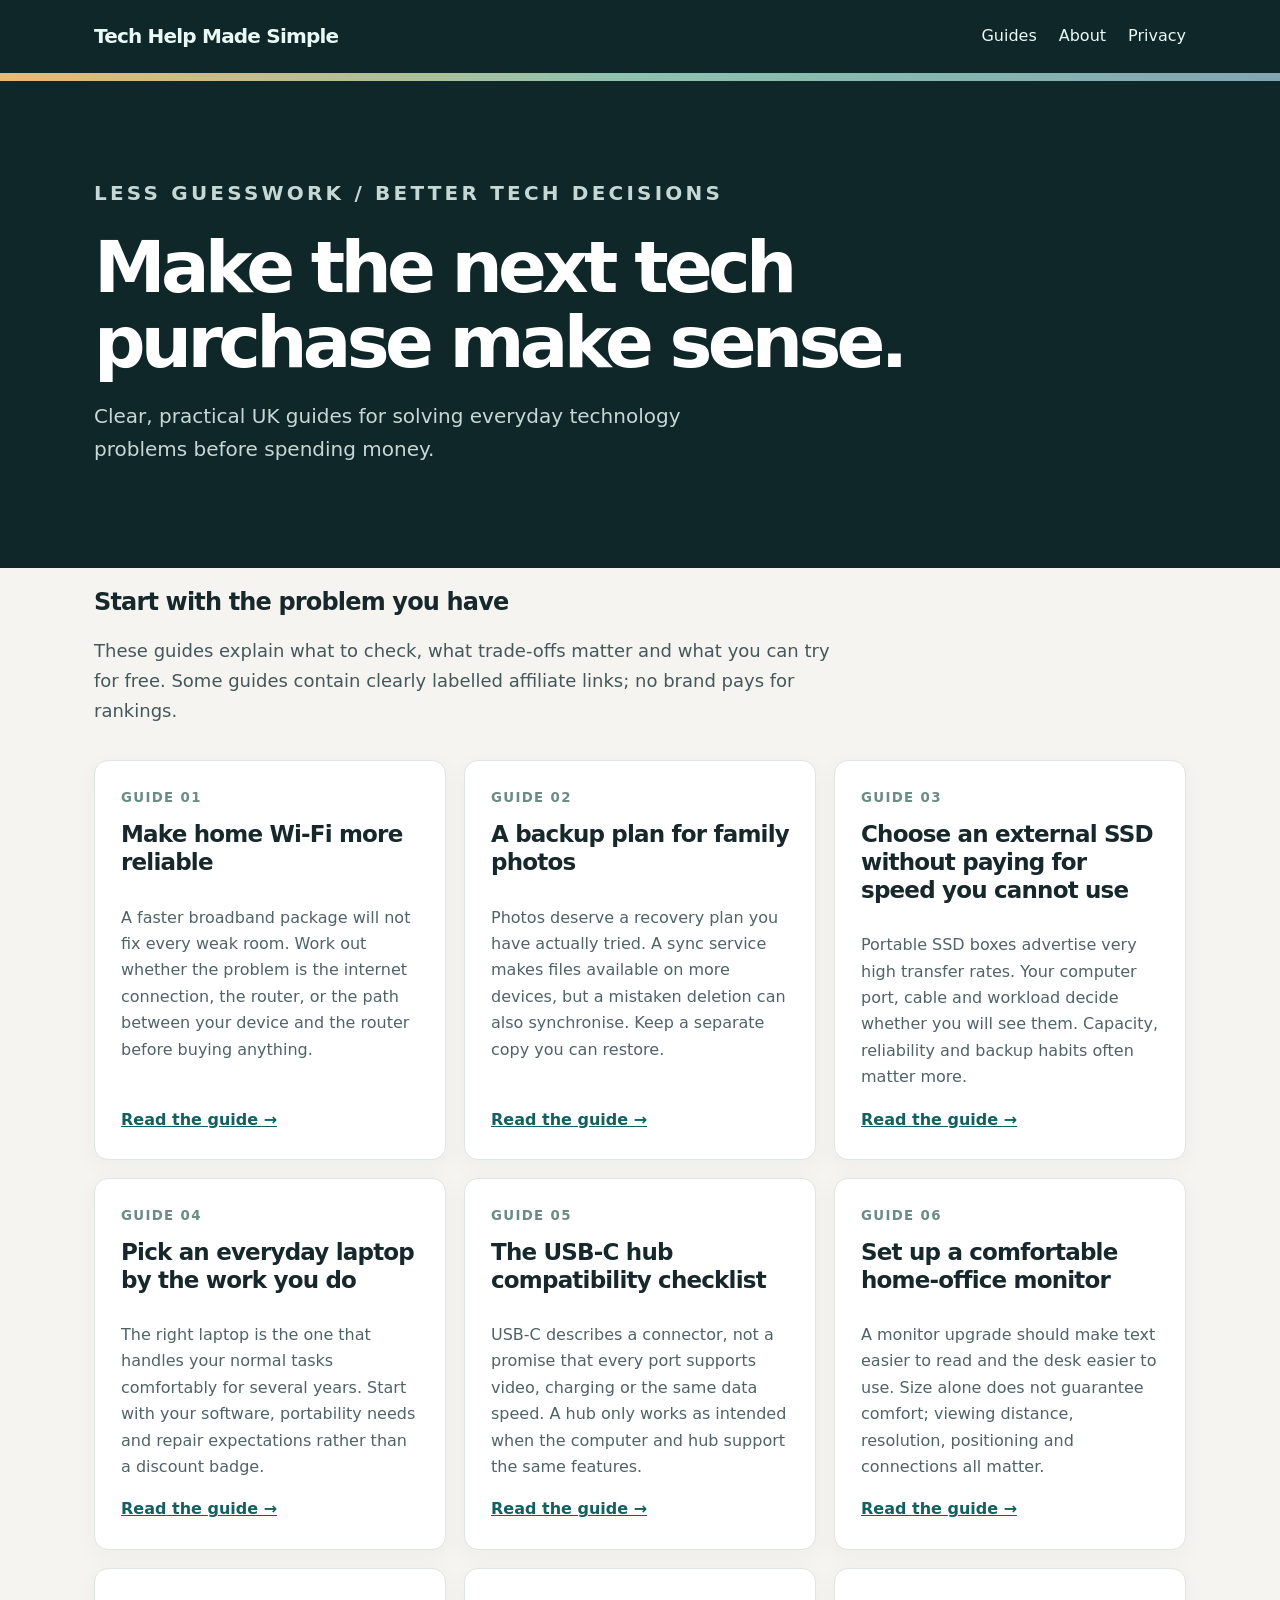
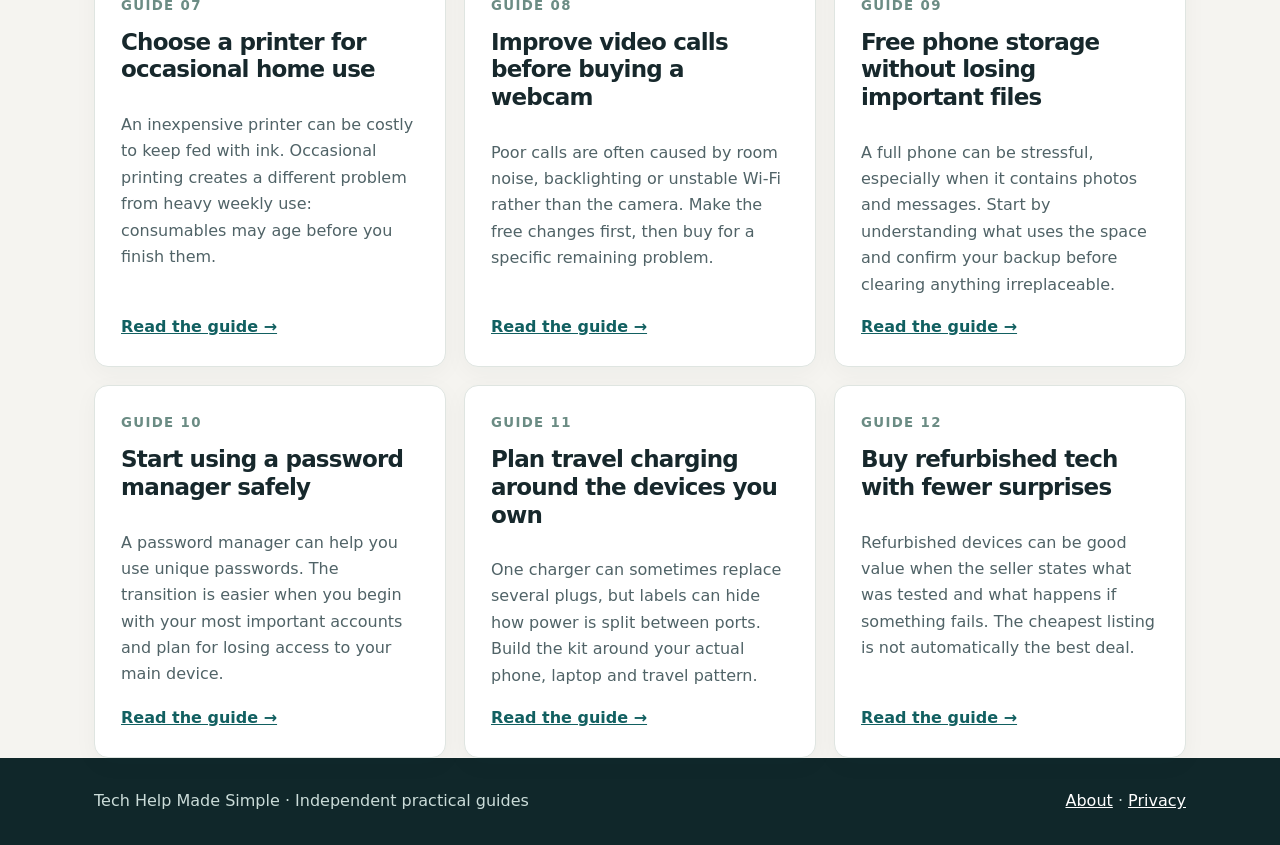
<file: index.html>
<!doctype html><html lang="en-GB"><head><meta charset="utf-8"><meta name="viewport" content="width=device-width, initial-scale=1"><meta name="description" content="Independent, practical tech help for UK households and small offices."><title>Home · Tech Help Made Simple</title><link rel="stylesheet" href="style.css"></head><body><header class="top"><div class="wrap"><a class="brand" href="index.html">Tech Help Made Simple</a><nav><a href="index.html">Guides</a><a href="about.html">About</a><a href="privacy.html">Privacy</a></nav></div></header><div class="stripe"></div><section class="hero"><div class="wrap"><p class="eyebrow">LESS GUESSWORK / BETTER TECH DECISIONS</p><h1>Make the next tech purchase make sense.</h1><p>Clear, practical UK guides for solving everyday technology problems before spending money.</p></div></section><main class="wrap"><h2>Start with the problem you have</h2><p class="intro">These guides explain what to check, what trade-offs matter and what you can try for free. Some guides contain clearly labelled affiliate links; no brand pays for rankings.</p><div class="grid"><article class="card"><small>GUIDE 01</small><h2>Make home Wi-Fi more reliable</h2><p>A faster broadband package will not fix every weak room. Work out whether the problem is the internet connection, the router, or the path between your device and the router before buying anything.</p><a href="better-home-wifi.html">Read the guide →</a></article><article class="card"><small>GUIDE 02</small><h2>A backup plan for family photos</h2><p>Photos deserve a recovery plan you have actually tried. A sync service makes files available on more devices, but a mistaken deletion can also synchronise. Keep a separate copy you can restore.</p><a href="backup-family-photos.html">Read the guide →</a></article><article class="card"><small>GUIDE 03</small><h2>Choose an external SSD without paying for speed you cannot use</h2><p>Portable SSD boxes advertise very high transfer rates. Your computer port, cable and workload decide whether you will see them. Capacity, reliability and backup habits often matter more.</p><a href="choose-external-ssd.html">Read the guide →</a></article><article class="card"><small>GUIDE 04</small><h2>Pick an everyday laptop by the work you do</h2><p>The right laptop is the one that handles your normal tasks comfortably for several years. Start with your software, portability needs and repair expectations rather than a discount badge.</p><a href="laptop-for-everyday-use.html">Read the guide →</a></article><article class="card"><small>GUIDE 05</small><h2>The USB-C hub compatibility checklist</h2><p>USB-C describes a connector, not a promise that every port supports video, charging or the same data speed. A hub only works as intended when the computer and hub support the same features.</p><a href="usb-c-hub-checklist.html">Read the guide →</a></article><article class="card"><small>GUIDE 06</small><h2>Set up a comfortable home-office monitor</h2><p>A monitor upgrade should make text easier to read and the desk easier to use. Size alone does not guarantee comfort; viewing distance, resolution, positioning and connections all matter.</p><a href="home-office-monitor.html">Read the guide →</a></article><article class="card"><small>GUIDE 07</small><h2>Choose a printer for occasional home use</h2><p>An inexpensive printer can be costly to keep fed with ink. Occasional printing creates a different problem from heavy weekly use: consumables may age before you finish them.</p><a href="printer-for-occasional-use.html">Read the guide →</a></article><article class="card"><small>GUIDE 08</small><h2>Improve video calls before buying a webcam</h2><p>Poor calls are often caused by room noise, backlighting or unstable Wi-Fi rather than the camera. Make the free changes first, then buy for a specific remaining problem.</p><a href="video-call-desk.html">Read the guide →</a></article><article class="card"><small>GUIDE 09</small><h2>Free phone storage without losing important files</h2><p>A full phone can be stressful, especially when it contains photos and messages. Start by understanding what uses the space and confirm your backup before clearing anything irreplaceable.</p><a href="phone-storage.html">Read the guide →</a></article><article class="card"><small>GUIDE 10</small><h2>Start using a password manager safely</h2><p>A password manager can help you use unique passwords. The transition is easier when you begin with your most important accounts and plan for losing access to your main device.</p><a href="password-manager-start.html">Read the guide →</a></article><article class="card"><small>GUIDE 11</small><h2>Plan travel charging around the devices you own</h2><p>One charger can sometimes replace several plugs, but labels can hide how power is split between ports. Build the kit around your actual phone, laptop and travel pattern.</p><a href="travel-charging.html">Read the guide →</a></article><article class="card"><small>GUIDE 12</small><h2>Buy refurbished tech with fewer surprises</h2><p>Refurbished devices can be good value when the seller states what was tested and what happens if something fails. The cheapest listing is not automatically the best deal.</p><a href="refurbished-tech.html">Read the guide →</a></article></div></main><footer class="footer"><div class="wrap"><span>Tech Help Made Simple · Independent practical guides</span><span><a href="about.html">About</a> · <a href="privacy.html">Privacy</a></span></div></footer></body></html>
</file>
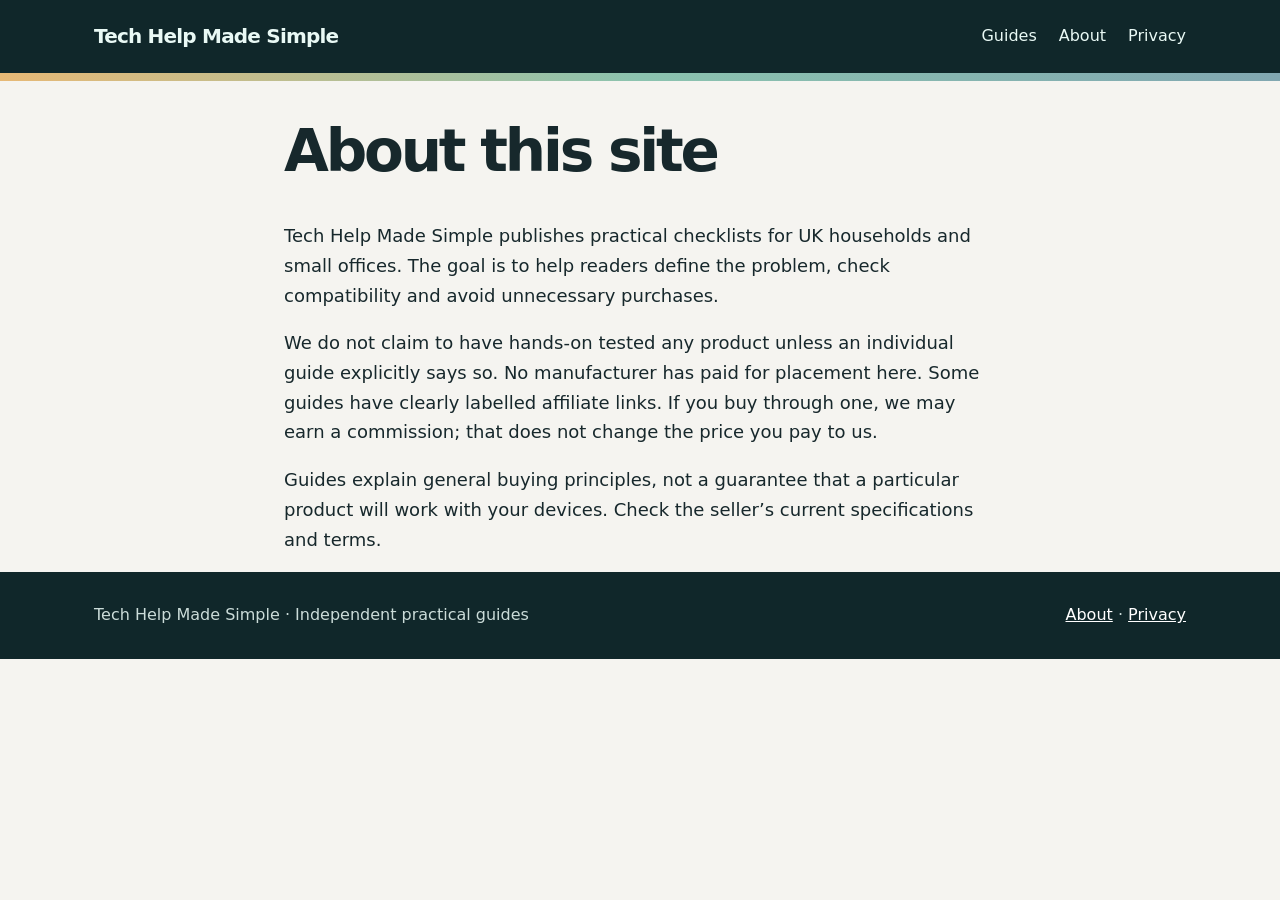
<file: about.html>
<!doctype html><html lang="en-GB"><head><meta charset="utf-8"><meta name="viewport" content="width=device-width, initial-scale=1"><meta name="description" content="Independent, practical tech help for UK households and small offices."><title>About · Tech Help Made Simple</title><link rel="stylesheet" href="style.css"></head><body><header class="top"><div class="wrap"><a class="brand" href="index.html">Tech Help Made Simple</a><nav><a href="index.html">Guides</a><a href="about.html">About</a><a href="privacy.html">Privacy</a></nav></div></header><div class="stripe"></div><main class="wrap article"><h1>About this site</h1><p>Tech Help Made Simple publishes practical checklists for UK households and small offices. The goal is to help readers define the problem, check compatibility and avoid unnecessary purchases.</p><p>We do not claim to have hands-on tested any product unless an individual guide explicitly says so. No manufacturer has paid for placement here. Some guides have clearly labelled affiliate links. If you buy through one, we may earn a commission; that does not change the price you pay to us.</p><p>Guides explain general buying principles, not a guarantee that a particular product will work with your devices. Check the seller’s current specifications and terms.</p></main><footer class="footer"><div class="wrap"><span>Tech Help Made Simple · Independent practical guides</span><span><a href="about.html">About</a> · <a href="privacy.html">Privacy</a></span></div></footer></body></html>
</file>
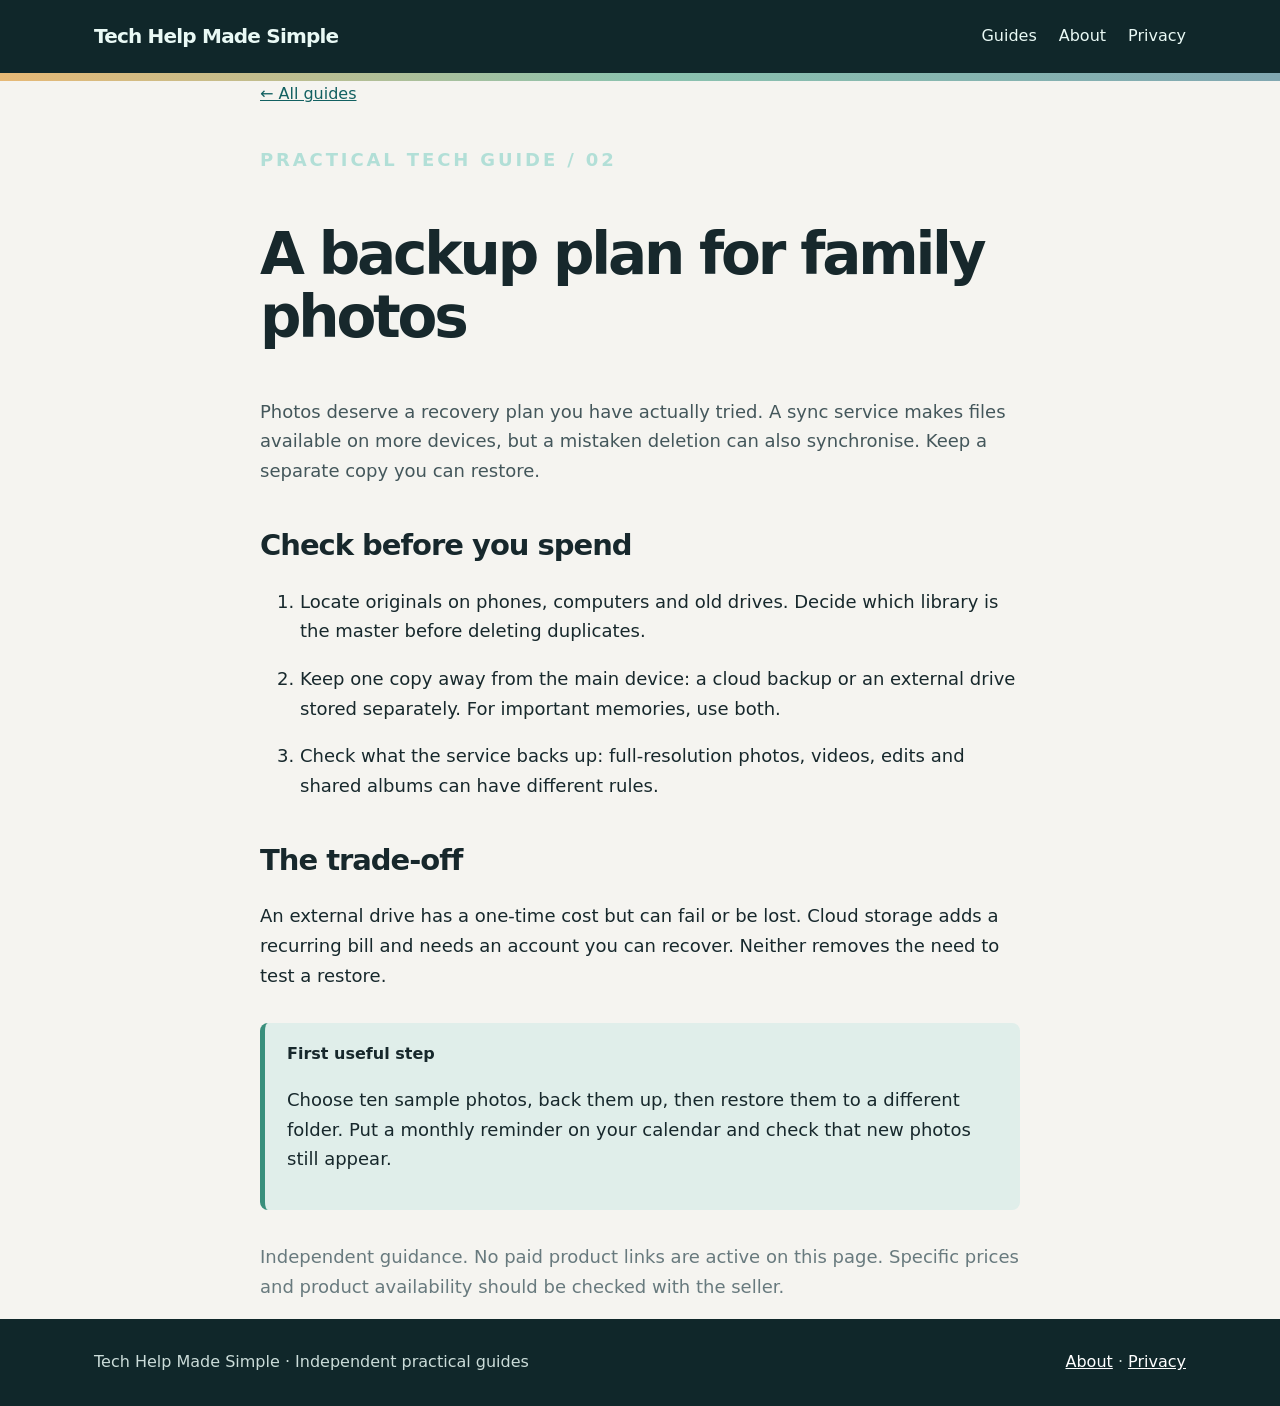
<file: backup-family-photos.html>
<!doctype html><html lang="en-GB"><head><meta charset="utf-8"><meta name="viewport" content="width=device-width, initial-scale=1"><meta name="description" content="Independent, practical tech help for UK households and small offices."><title>A backup plan for family photos · Tech Help Made Simple</title><link rel="stylesheet" href="style.css"></head><body><header class="top"><div class="wrap"><a class="brand" href="index.html">Tech Help Made Simple</a><nav><a href="index.html">Guides</a><a href="about.html">About</a><a href="privacy.html">Privacy</a></nav></div></header><div class="stripe"></div><main class="wrap"><article class="article"><a class="back" href="index.html">← All guides</a><p class="eyebrow">PRACTICAL TECH GUIDE / 02</p><h1>A backup plan for family photos</h1><p class="intro">Photos deserve a recovery plan you have actually tried. A sync service makes files available on more devices, but a mistaken deletion can also synchronise. Keep a separate copy you can restore.</p><h2>Check before you spend</h2><ol><li>Locate originals on phones, computers and old drives. Decide which library is the master before deleting duplicates.</li><li>Keep one copy away from the main device: a cloud backup or an external drive stored separately. For important memories, use both.</li><li>Check what the service backs up: full-resolution photos, videos, edits and shared albums can have different rules.</li></ol><h2>The trade-off</h2><p>An external drive has a one-time cost but can fail or be lost. Cloud storage adds a recurring bill and needs an account you can recover. Neither removes the need to test a restore.</p><div class="callout"><strong>First useful step</strong><p>Choose ten sample photos, back them up, then restore them to a different folder. Put a monthly reminder on your calendar and check that new photos still appear.</p></div><p class="note">Independent guidance. No paid product links are active on this page. Specific prices and product availability should be checked with the seller.</p></article></main><footer class="footer"><div class="wrap"><span>Tech Help Made Simple · Independent practical guides</span><span><a href="about.html">About</a> · <a href="privacy.html">Privacy</a></span></div></footer></body></html>
</file>
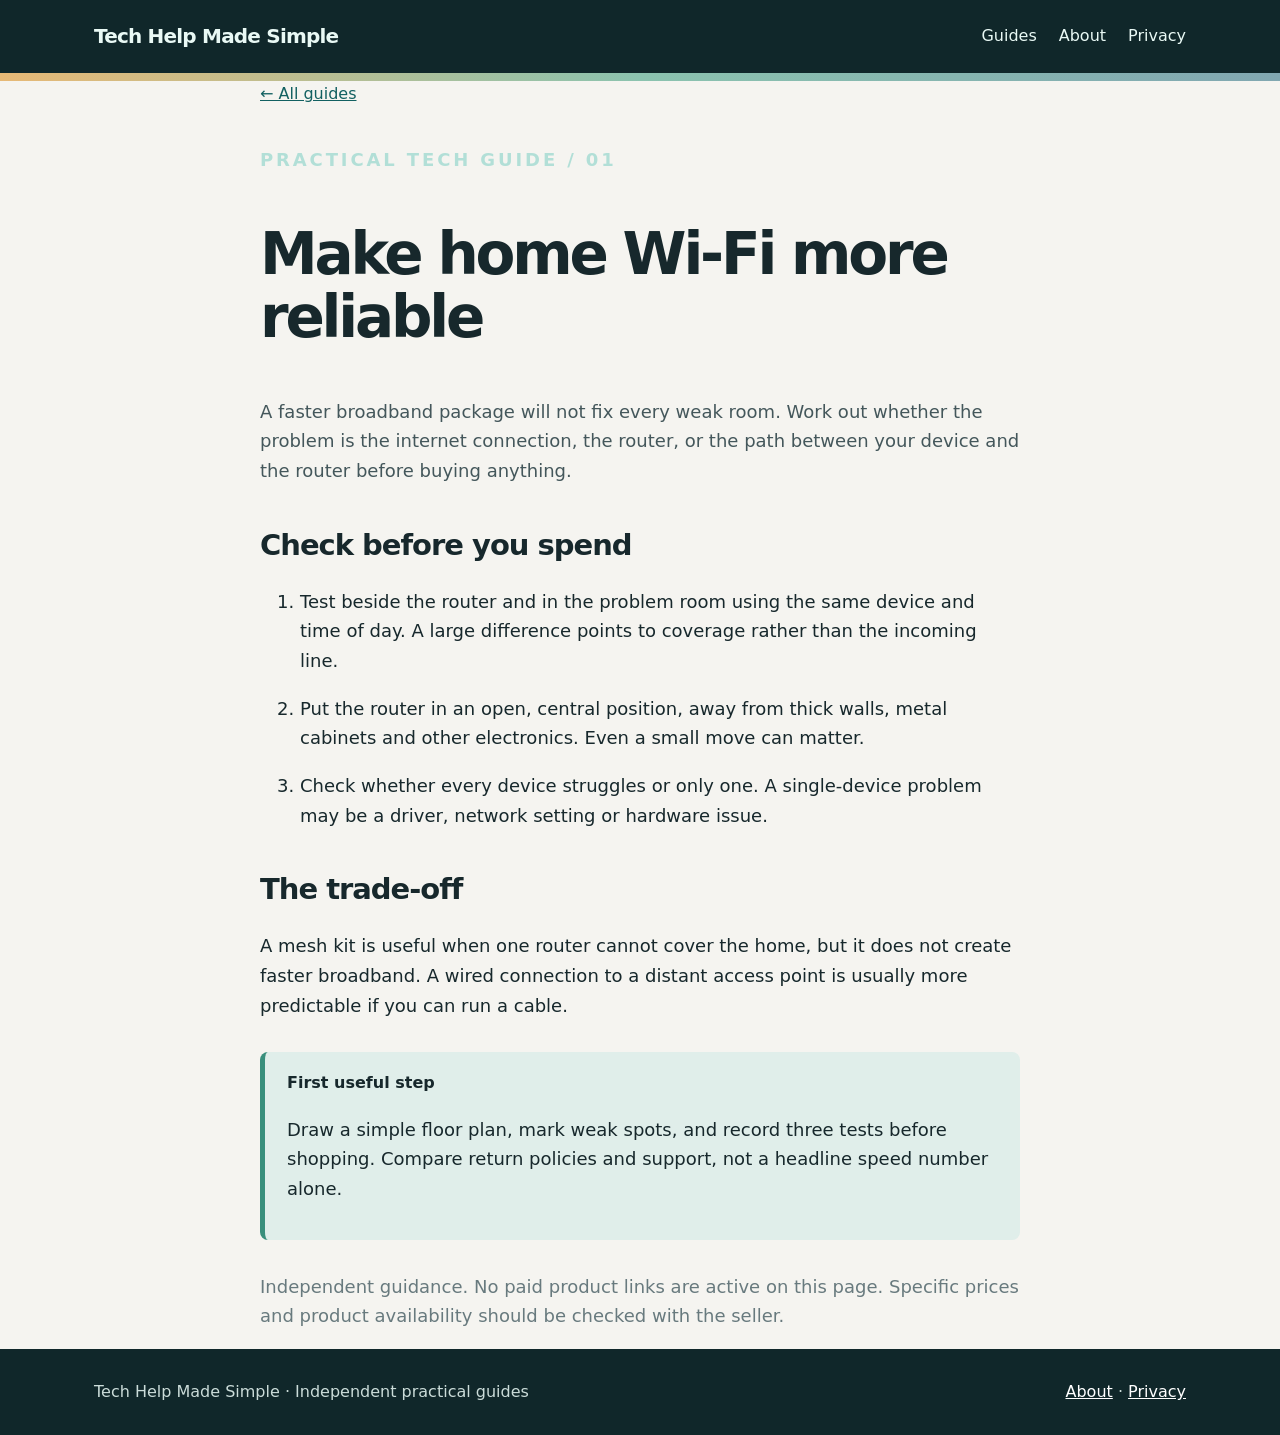
<file: better-home-wifi.html>
<!doctype html><html lang="en-GB"><head><meta charset="utf-8"><meta name="viewport" content="width=device-width, initial-scale=1"><meta name="description" content="Independent, practical tech help for UK households and small offices."><title>Make home Wi-Fi more reliable · Tech Help Made Simple</title><link rel="stylesheet" href="style.css"></head><body><header class="top"><div class="wrap"><a class="brand" href="index.html">Tech Help Made Simple</a><nav><a href="index.html">Guides</a><a href="about.html">About</a><a href="privacy.html">Privacy</a></nav></div></header><div class="stripe"></div><main class="wrap"><article class="article"><a class="back" href="index.html">← All guides</a><p class="eyebrow">PRACTICAL TECH GUIDE / 01</p><h1>Make home Wi-Fi more reliable</h1><p class="intro">A faster broadband package will not fix every weak room. Work out whether the problem is the internet connection, the router, or the path between your device and the router before buying anything.</p><h2>Check before you spend</h2><ol><li>Test beside the router and in the problem room using the same device and time of day. A large difference points to coverage rather than the incoming line.</li><li>Put the router in an open, central position, away from thick walls, metal cabinets and other electronics. Even a small move can matter.</li><li>Check whether every device struggles or only one. A single-device problem may be a driver, network setting or hardware issue.</li></ol><h2>The trade-off</h2><p>A mesh kit is useful when one router cannot cover the home, but it does not create faster broadband. A wired connection to a distant access point is usually more predictable if you can run a cable.</p><div class="callout"><strong>First useful step</strong><p>Draw a simple floor plan, mark weak spots, and record three tests before shopping. Compare return policies and support, not a headline speed number alone.</p></div><p class="note">Independent guidance. No paid product links are active on this page. Specific prices and product availability should be checked with the seller.</p></article></main><footer class="footer"><div class="wrap"><span>Tech Help Made Simple · Independent practical guides</span><span><a href="about.html">About</a> · <a href="privacy.html">Privacy</a></span></div></footer></body></html>
</file>
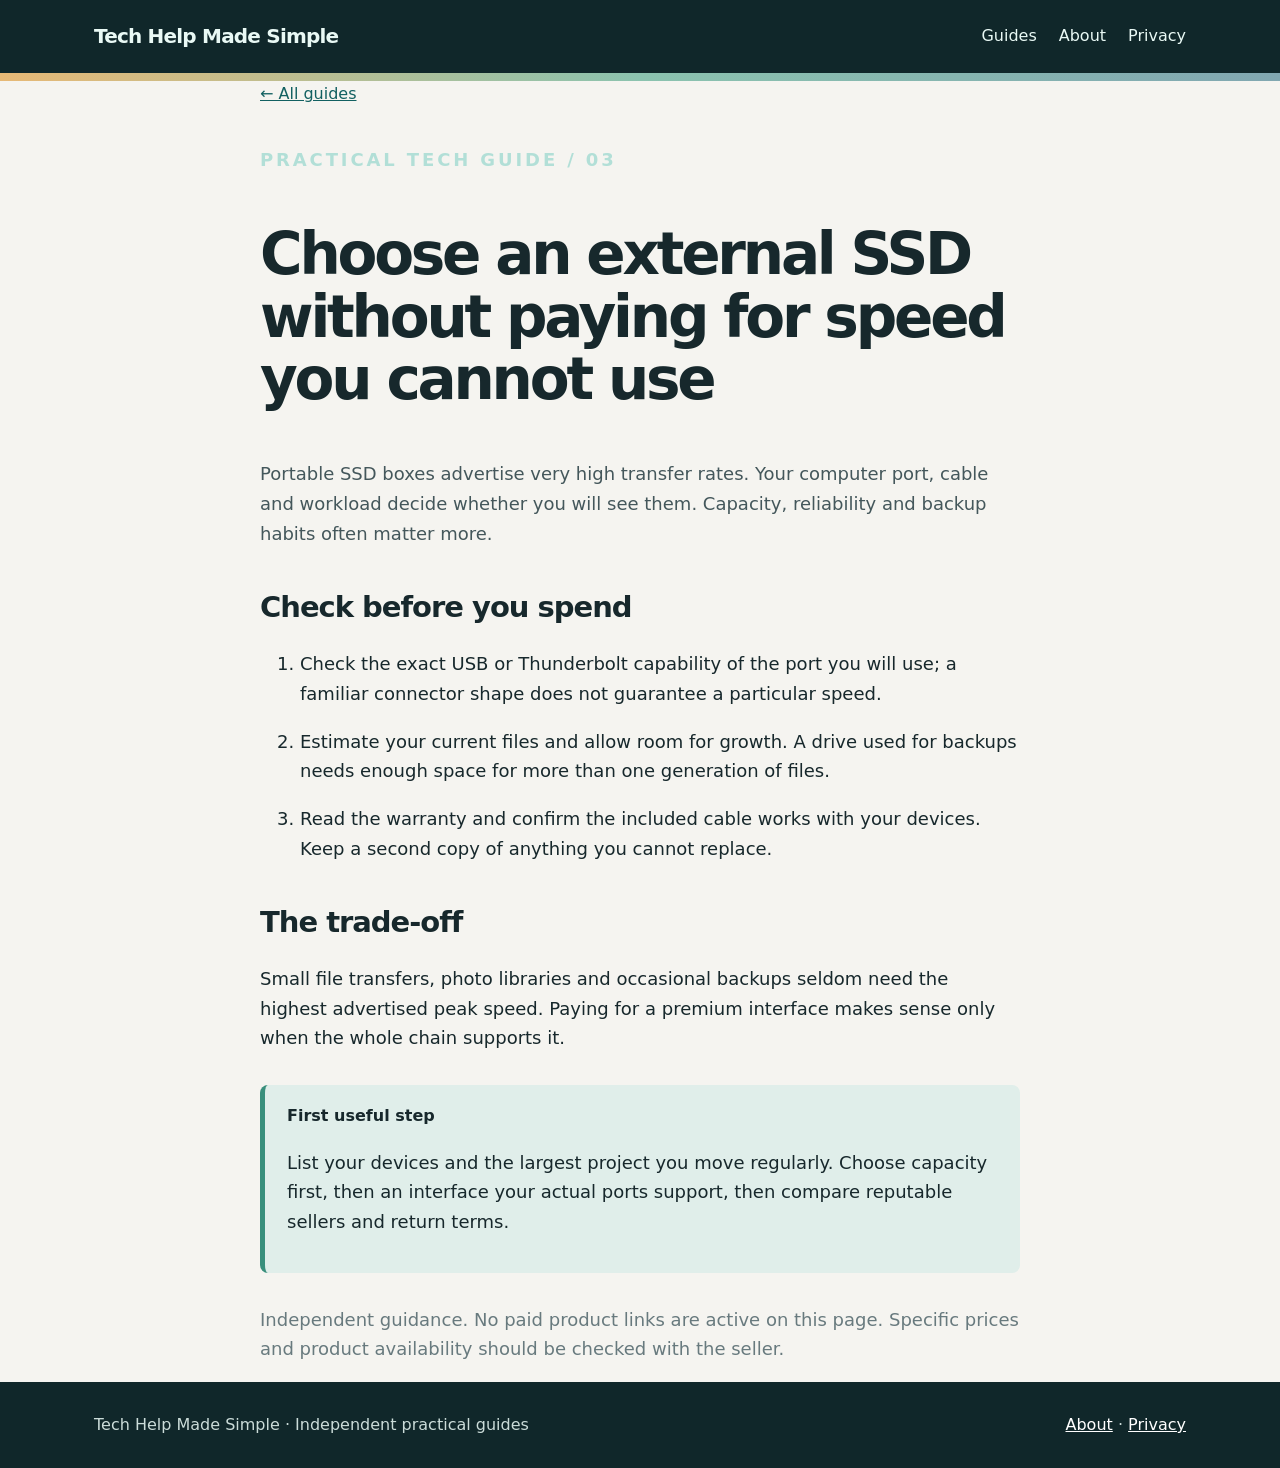
<file: choose-external-ssd.html>
<!doctype html><html lang="en-GB"><head><meta charset="utf-8"><meta name="viewport" content="width=device-width, initial-scale=1"><meta name="description" content="Independent, practical tech help for UK households and small offices."><title>Choose an external SSD without paying for speed you cannot use · Tech Help Made Simple</title><link rel="stylesheet" href="style.css"></head><body><header class="top"><div class="wrap"><a class="brand" href="index.html">Tech Help Made Simple</a><nav><a href="index.html">Guides</a><a href="about.html">About</a><a href="privacy.html">Privacy</a></nav></div></header><div class="stripe"></div><main class="wrap"><article class="article"><a class="back" href="index.html">← All guides</a><p class="eyebrow">PRACTICAL TECH GUIDE / 03</p><h1>Choose an external SSD without paying for speed you cannot use</h1><p class="intro">Portable SSD boxes advertise very high transfer rates. Your computer port, cable and workload decide whether you will see them. Capacity, reliability and backup habits often matter more.</p><h2>Check before you spend</h2><ol><li>Check the exact USB or Thunderbolt capability of the port you will use; a familiar connector shape does not guarantee a particular speed.</li><li>Estimate your current files and allow room for growth. A drive used for backups needs enough space for more than one generation of files.</li><li>Read the warranty and confirm the included cable works with your devices. Keep a second copy of anything you cannot replace.</li></ol><h2>The trade-off</h2><p>Small file transfers, photo libraries and occasional backups seldom need the highest advertised peak speed. Paying for a premium interface makes sense only when the whole chain supports it.</p><div class="callout"><strong>First useful step</strong><p>List your devices and the largest project you move regularly. Choose capacity first, then an interface your actual ports support, then compare reputable sellers and return terms.</p></div><p class="note">Independent guidance. No paid product links are active on this page. Specific prices and product availability should be checked with the seller.</p></article></main><footer class="footer"><div class="wrap"><span>Tech Help Made Simple · Independent practical guides</span><span><a href="about.html">About</a> · <a href="privacy.html">Privacy</a></span></div></footer></body></html>
</file>
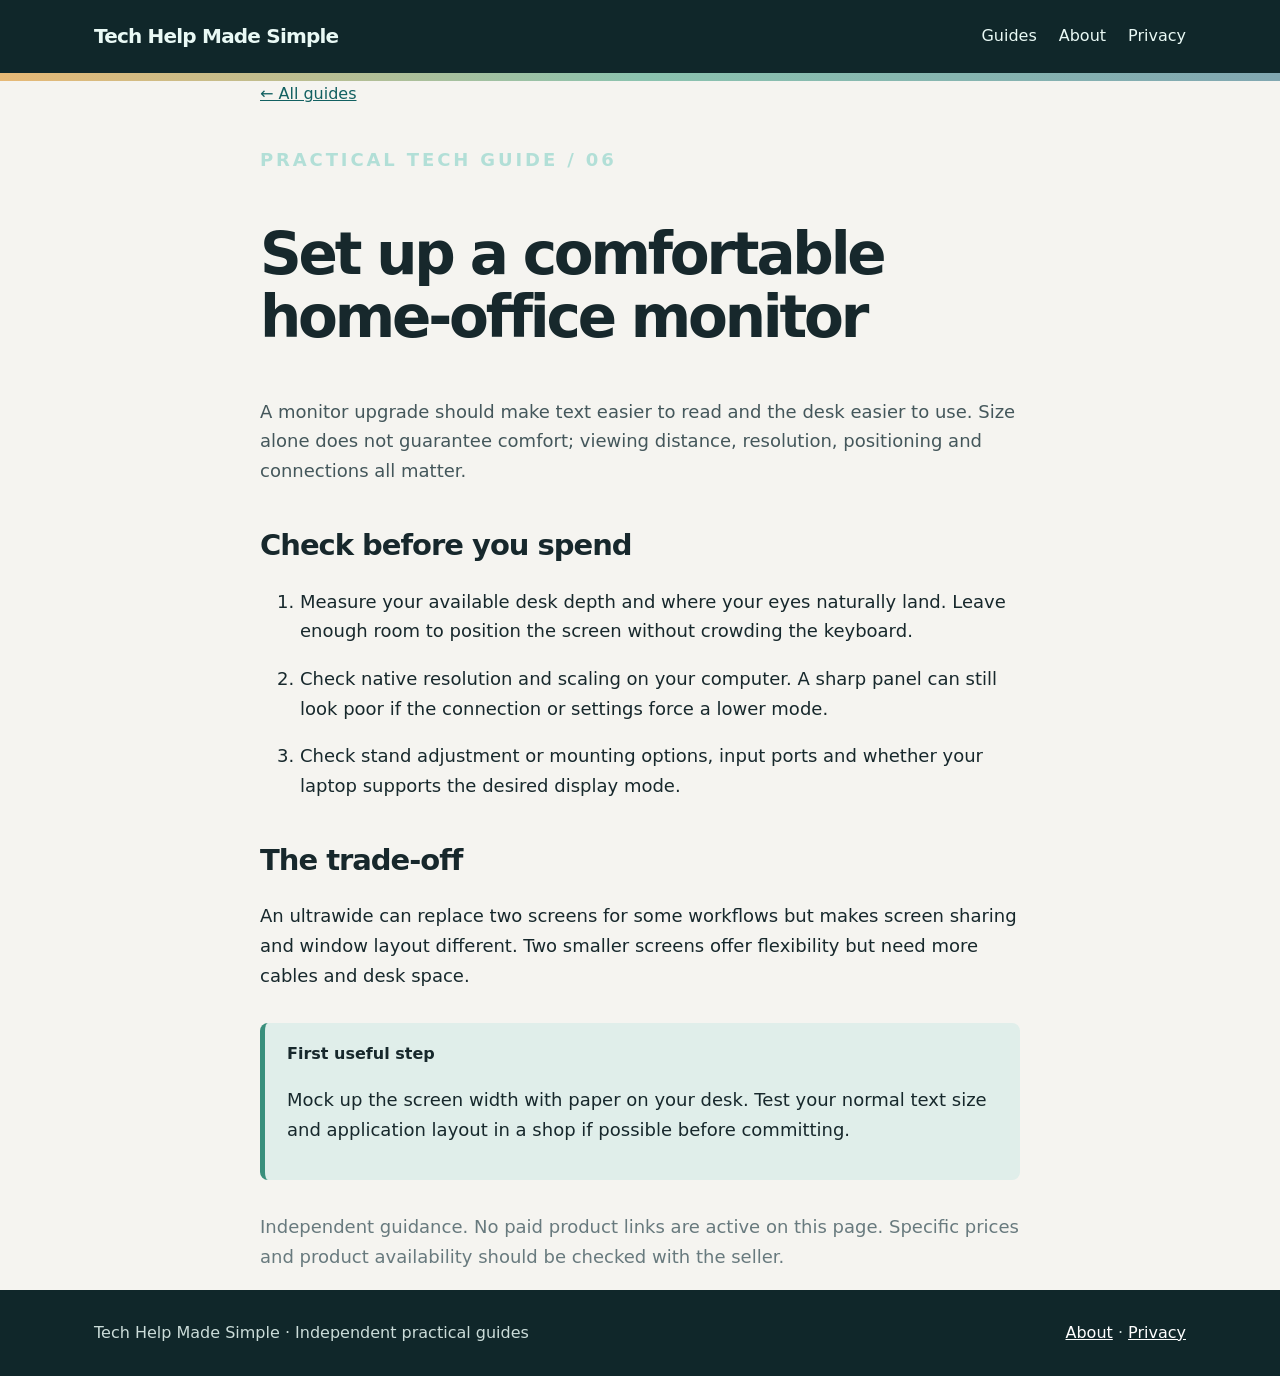
<file: home-office-monitor.html>
<!doctype html><html lang="en-GB"><head><meta charset="utf-8"><meta name="viewport" content="width=device-width, initial-scale=1"><meta name="description" content="Independent, practical tech help for UK households and small offices."><title>Set up a comfortable home-office monitor · Tech Help Made Simple</title><link rel="stylesheet" href="style.css"></head><body><header class="top"><div class="wrap"><a class="brand" href="index.html">Tech Help Made Simple</a><nav><a href="index.html">Guides</a><a href="about.html">About</a><a href="privacy.html">Privacy</a></nav></div></header><div class="stripe"></div><main class="wrap"><article class="article"><a class="back" href="index.html">← All guides</a><p class="eyebrow">PRACTICAL TECH GUIDE / 06</p><h1>Set up a comfortable home-office monitor</h1><p class="intro">A monitor upgrade should make text easier to read and the desk easier to use. Size alone does not guarantee comfort; viewing distance, resolution, positioning and connections all matter.</p><h2>Check before you spend</h2><ol><li>Measure your available desk depth and where your eyes naturally land. Leave enough room to position the screen without crowding the keyboard.</li><li>Check native resolution and scaling on your computer. A sharp panel can still look poor if the connection or settings force a lower mode.</li><li>Check stand adjustment or mounting options, input ports and whether your laptop supports the desired display mode.</li></ol><h2>The trade-off</h2><p>An ultrawide can replace two screens for some workflows but makes screen sharing and window layout different. Two smaller screens offer flexibility but need more cables and desk space.</p><div class="callout"><strong>First useful step</strong><p>Mock up the screen width with paper on your desk. Test your normal text size and application layout in a shop if possible before committing.</p></div><p class="note">Independent guidance. No paid product links are active on this page. Specific prices and product availability should be checked with the seller.</p></article></main><footer class="footer"><div class="wrap"><span>Tech Help Made Simple · Independent practical guides</span><span><a href="about.html">About</a> · <a href="privacy.html">Privacy</a></span></div></footer></body></html>
</file>
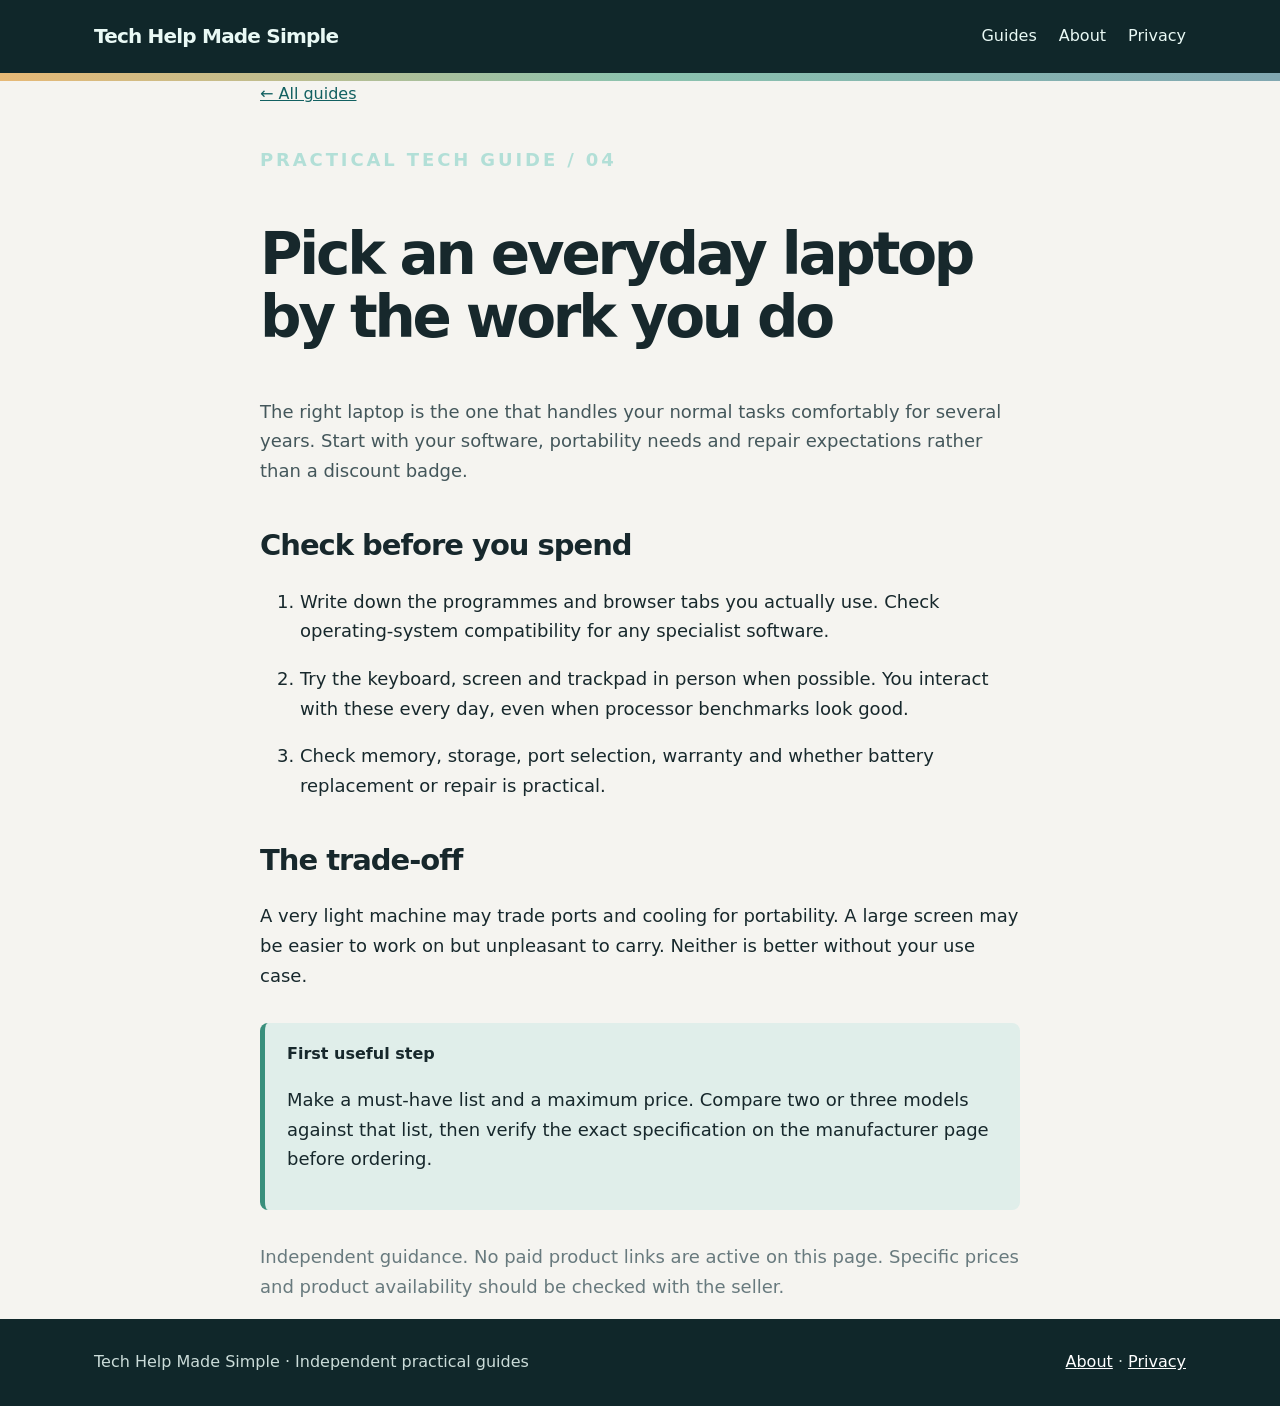
<file: laptop-for-everyday-use.html>
<!doctype html><html lang="en-GB"><head><meta charset="utf-8"><meta name="viewport" content="width=device-width, initial-scale=1"><meta name="description" content="Independent, practical tech help for UK households and small offices."><title>Pick an everyday laptop by the work you do · Tech Help Made Simple</title><link rel="stylesheet" href="style.css"></head><body><header class="top"><div class="wrap"><a class="brand" href="index.html">Tech Help Made Simple</a><nav><a href="index.html">Guides</a><a href="about.html">About</a><a href="privacy.html">Privacy</a></nav></div></header><div class="stripe"></div><main class="wrap"><article class="article"><a class="back" href="index.html">← All guides</a><p class="eyebrow">PRACTICAL TECH GUIDE / 04</p><h1>Pick an everyday laptop by the work you do</h1><p class="intro">The right laptop is the one that handles your normal tasks comfortably for several years. Start with your software, portability needs and repair expectations rather than a discount badge.</p><h2>Check before you spend</h2><ol><li>Write down the programmes and browser tabs you actually use. Check operating-system compatibility for any specialist software.</li><li>Try the keyboard, screen and trackpad in person when possible. You interact with these every day, even when processor benchmarks look good.</li><li>Check memory, storage, port selection, warranty and whether battery replacement or repair is practical.</li></ol><h2>The trade-off</h2><p>A very light machine may trade ports and cooling for portability. A large screen may be easier to work on but unpleasant to carry. Neither is better without your use case.</p><div class="callout"><strong>First useful step</strong><p>Make a must-have list and a maximum price. Compare two or three models against that list, then verify the exact specification on the manufacturer page before ordering.</p></div><p class="note">Independent guidance. No paid product links are active on this page. Specific prices and product availability should be checked with the seller.</p></article></main><footer class="footer"><div class="wrap"><span>Tech Help Made Simple · Independent practical guides</span><span><a href="about.html">About</a> · <a href="privacy.html">Privacy</a></span></div></footer></body></html>
</file>
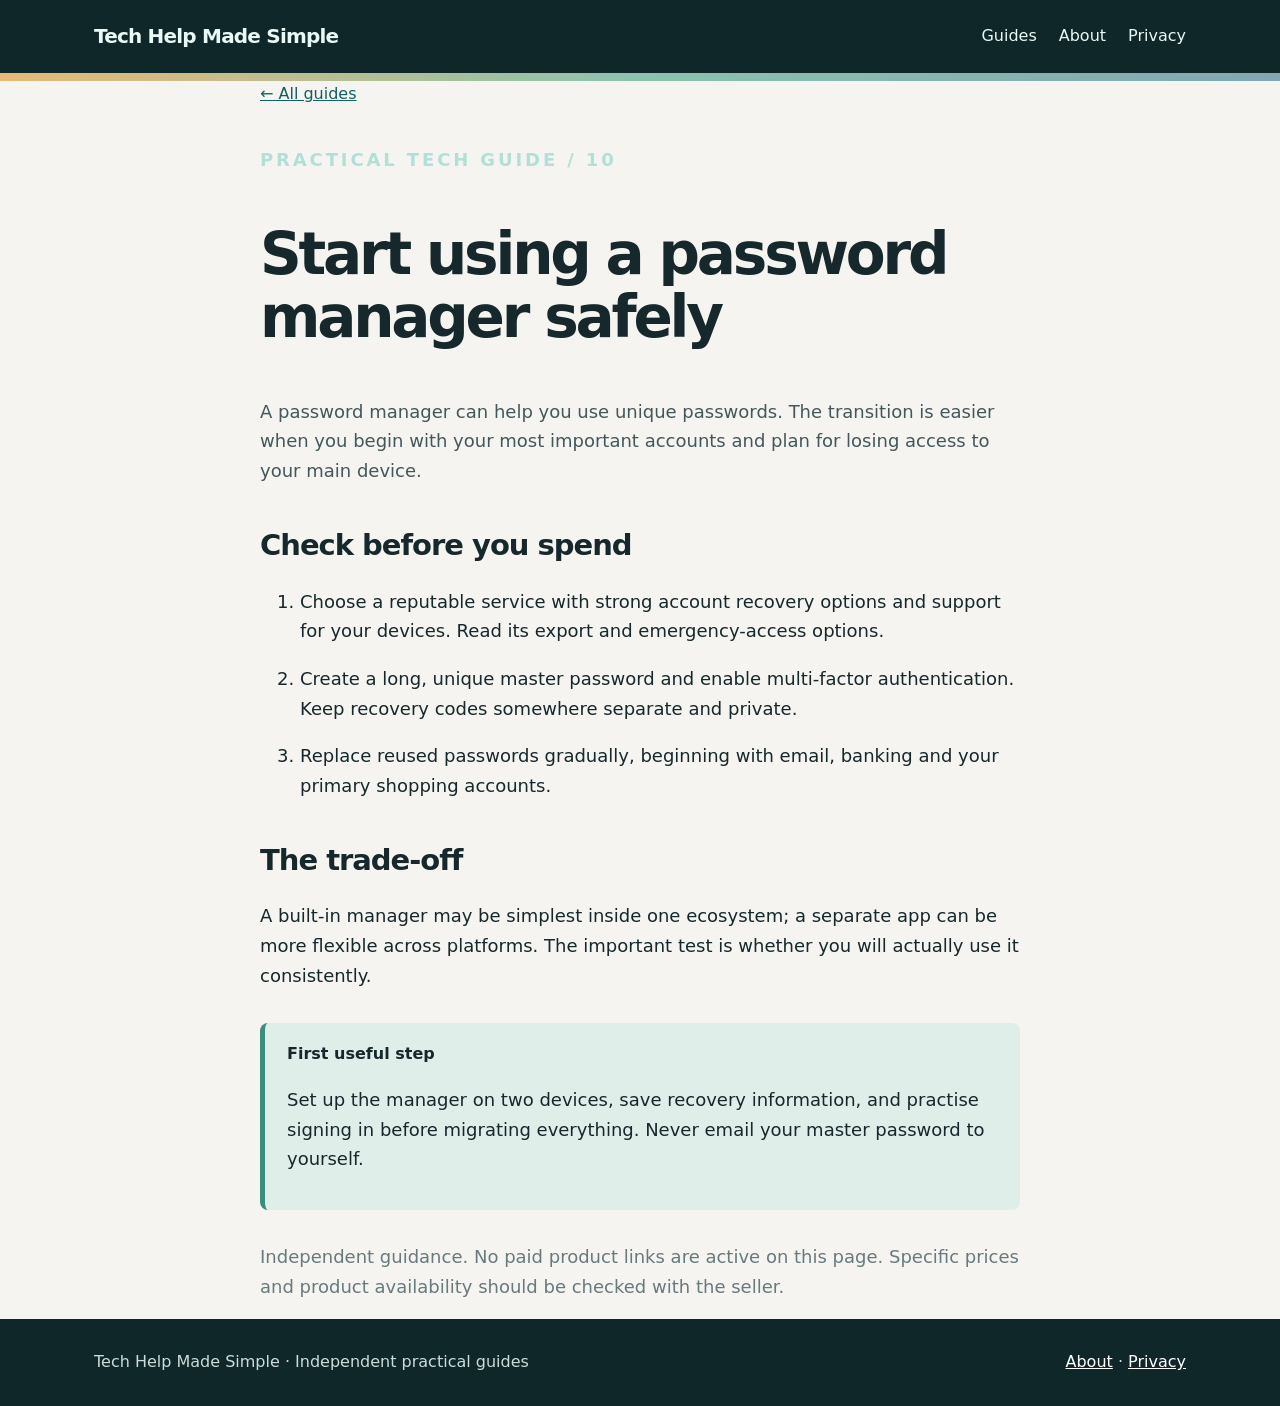
<file: password-manager-start.html>
<!doctype html><html lang="en-GB"><head><meta charset="utf-8"><meta name="viewport" content="width=device-width, initial-scale=1"><meta name="description" content="Independent, practical tech help for UK households and small offices."><title>Start using a password manager safely · Tech Help Made Simple</title><link rel="stylesheet" href="style.css"></head><body><header class="top"><div class="wrap"><a class="brand" href="index.html">Tech Help Made Simple</a><nav><a href="index.html">Guides</a><a href="about.html">About</a><a href="privacy.html">Privacy</a></nav></div></header><div class="stripe"></div><main class="wrap"><article class="article"><a class="back" href="index.html">← All guides</a><p class="eyebrow">PRACTICAL TECH GUIDE / 10</p><h1>Start using a password manager safely</h1><p class="intro">A password manager can help you use unique passwords. The transition is easier when you begin with your most important accounts and plan for losing access to your main device.</p><h2>Check before you spend</h2><ol><li>Choose a reputable service with strong account recovery options and support for your devices. Read its export and emergency-access options.</li><li>Create a long, unique master password and enable multi-factor authentication. Keep recovery codes somewhere separate and private.</li><li>Replace reused passwords gradually, beginning with email, banking and your primary shopping accounts.</li></ol><h2>The trade-off</h2><p>A built-in manager may be simplest inside one ecosystem; a separate app can be more flexible across platforms. The important test is whether you will actually use it consistently.</p><div class="callout"><strong>First useful step</strong><p>Set up the manager on two devices, save recovery information, and practise signing in before migrating everything. Never email your master password to yourself.</p></div><p class="note">Independent guidance. No paid product links are active on this page. Specific prices and product availability should be checked with the seller.</p></article></main><footer class="footer"><div class="wrap"><span>Tech Help Made Simple · Independent practical guides</span><span><a href="about.html">About</a> · <a href="privacy.html">Privacy</a></span></div></footer></body></html>
</file>
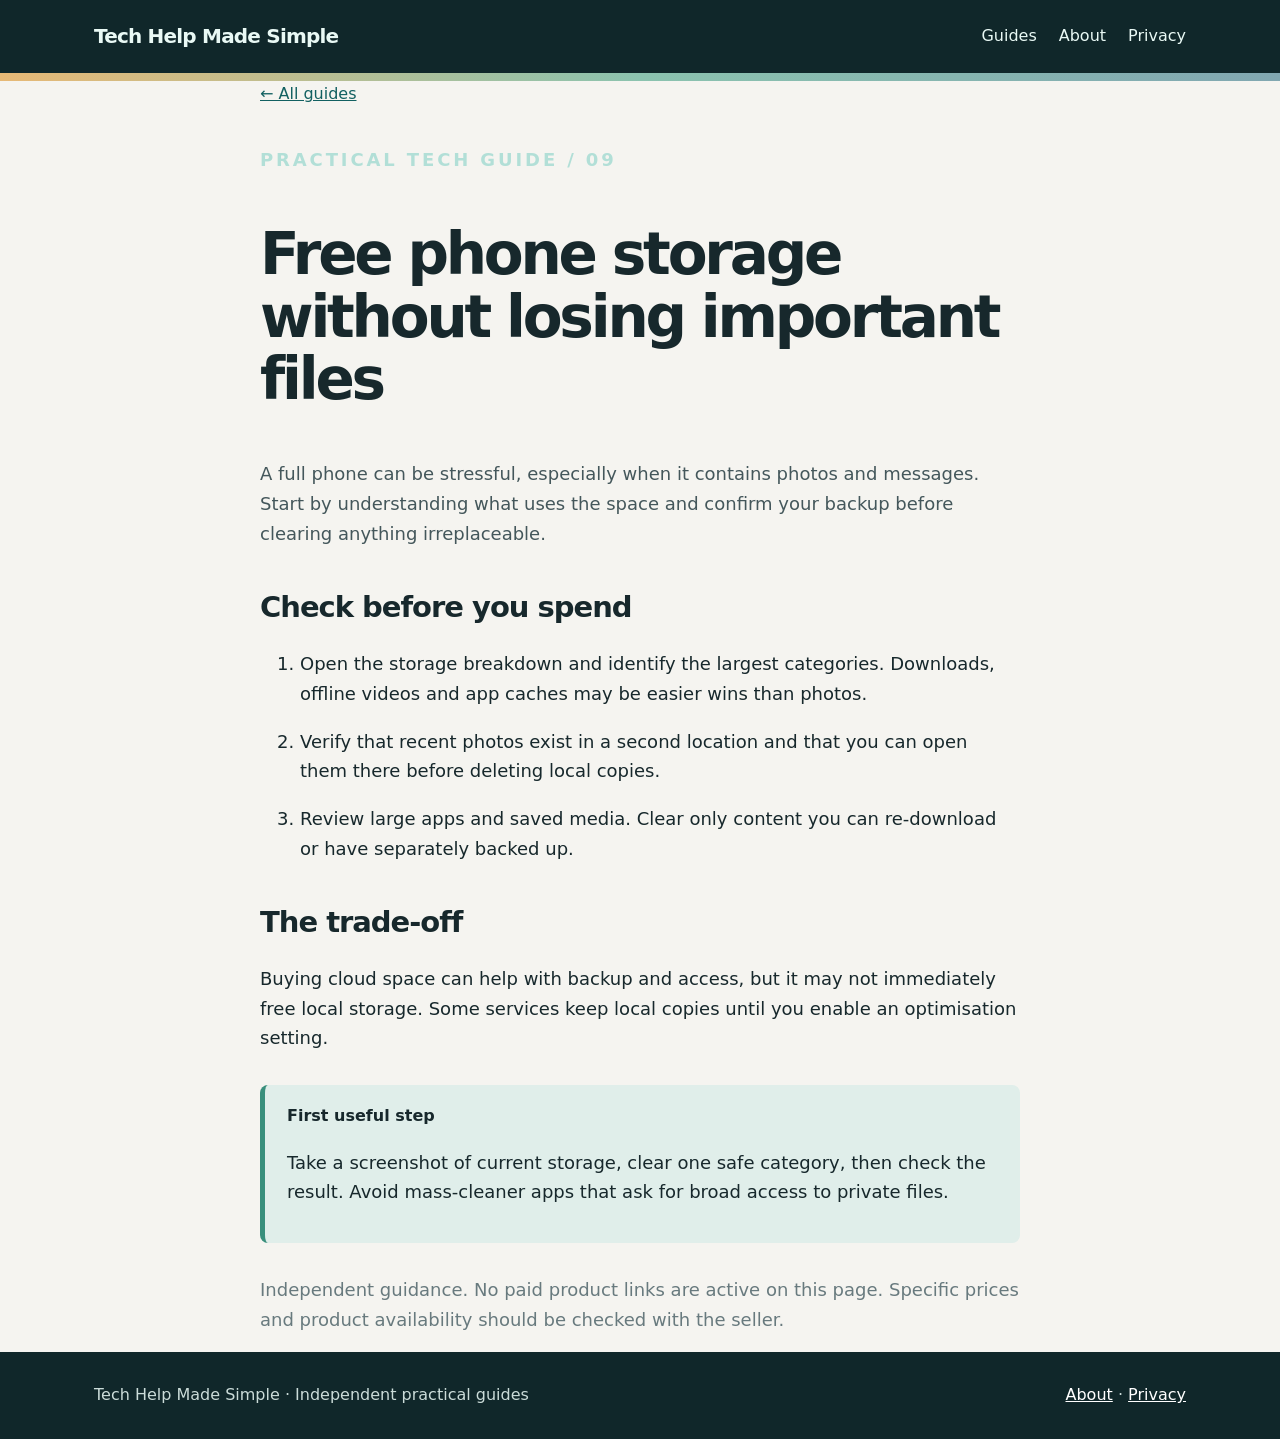
<file: phone-storage.html>
<!doctype html><html lang="en-GB"><head><meta charset="utf-8"><meta name="viewport" content="width=device-width, initial-scale=1"><meta name="description" content="Independent, practical tech help for UK households and small offices."><title>Free phone storage without losing important files · Tech Help Made Simple</title><link rel="stylesheet" href="style.css"></head><body><header class="top"><div class="wrap"><a class="brand" href="index.html">Tech Help Made Simple</a><nav><a href="index.html">Guides</a><a href="about.html">About</a><a href="privacy.html">Privacy</a></nav></div></header><div class="stripe"></div><main class="wrap"><article class="article"><a class="back" href="index.html">← All guides</a><p class="eyebrow">PRACTICAL TECH GUIDE / 09</p><h1>Free phone storage without losing important files</h1><p class="intro">A full phone can be stressful, especially when it contains photos and messages. Start by understanding what uses the space and confirm your backup before clearing anything irreplaceable.</p><h2>Check before you spend</h2><ol><li>Open the storage breakdown and identify the largest categories. Downloads, offline videos and app caches may be easier wins than photos.</li><li>Verify that recent photos exist in a second location and that you can open them there before deleting local copies.</li><li>Review large apps and saved media. Clear only content you can re-download or have separately backed up.</li></ol><h2>The trade-off</h2><p>Buying cloud space can help with backup and access, but it may not immediately free local storage. Some services keep local copies until you enable an optimisation setting.</p><div class="callout"><strong>First useful step</strong><p>Take a screenshot of current storage, clear one safe category, then check the result. Avoid mass-cleaner apps that ask for broad access to private files.</p></div><p class="note">Independent guidance. No paid product links are active on this page. Specific prices and product availability should be checked with the seller.</p></article></main><footer class="footer"><div class="wrap"><span>Tech Help Made Simple · Independent practical guides</span><span><a href="about.html">About</a> · <a href="privacy.html">Privacy</a></span></div></footer></body></html>
</file>
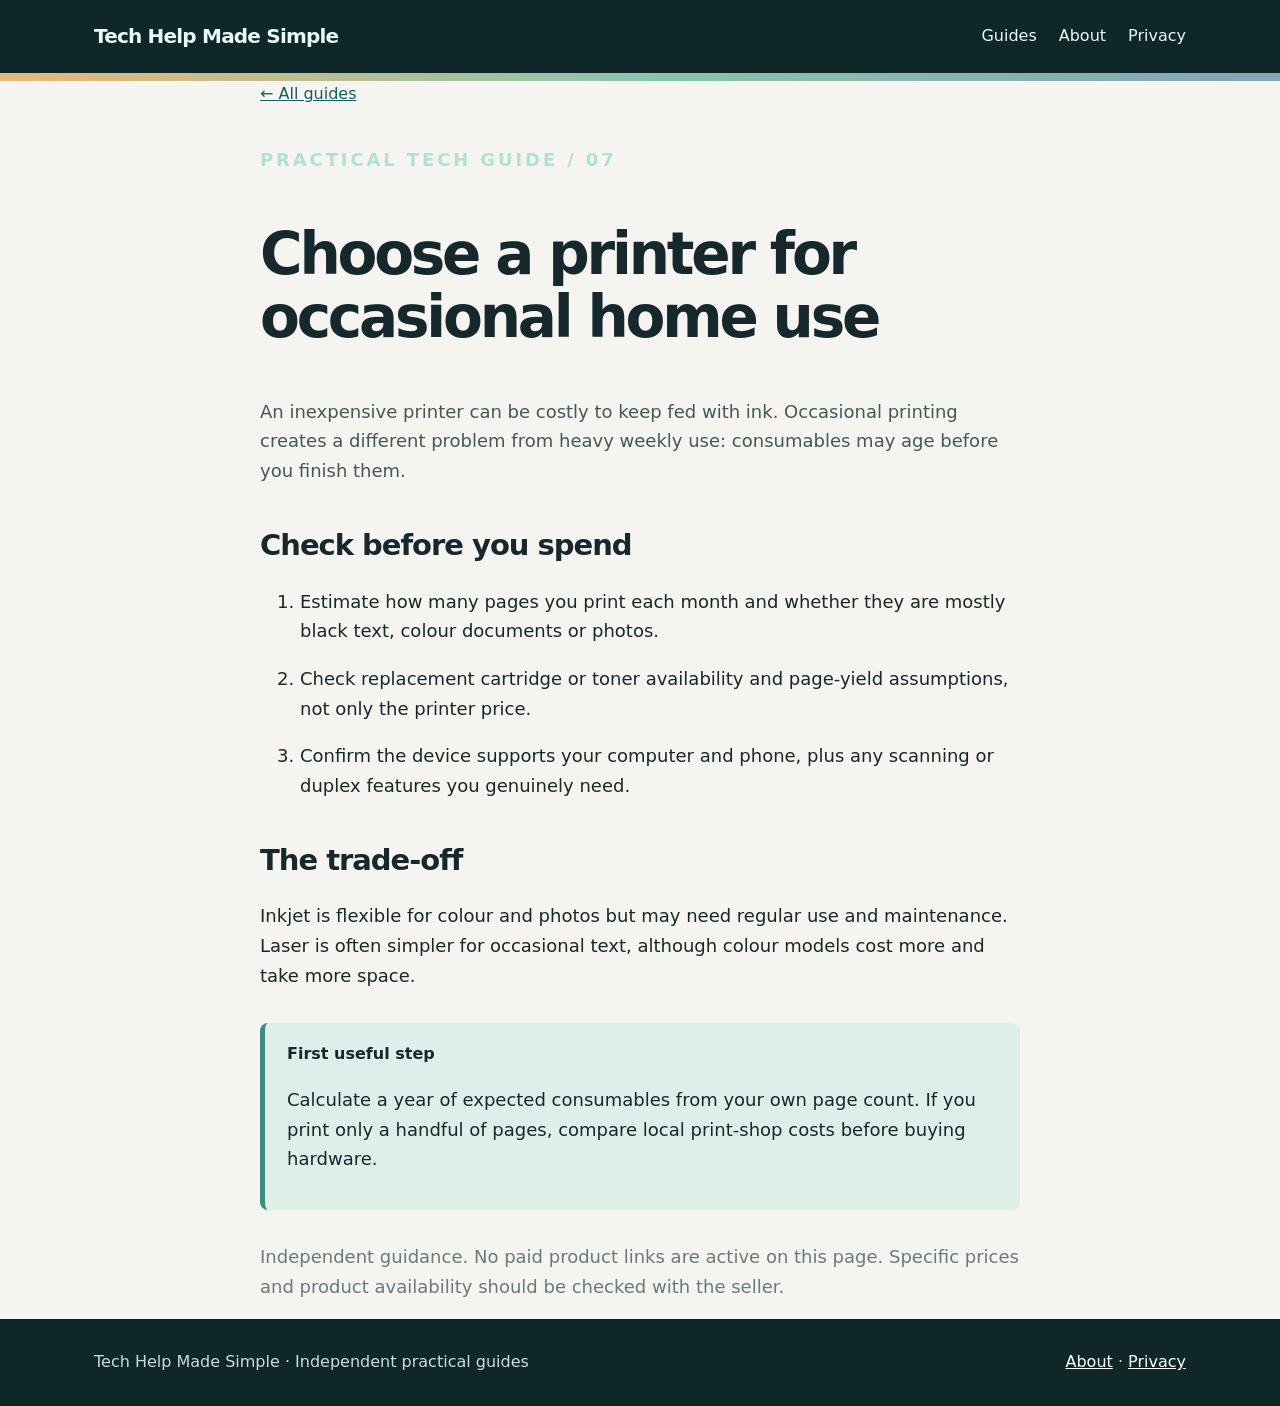
<file: printer-for-occasional-use.html>
<!doctype html><html lang="en-GB"><head><meta charset="utf-8"><meta name="viewport" content="width=device-width, initial-scale=1"><meta name="description" content="Independent, practical tech help for UK households and small offices."><title>Choose a printer for occasional home use · Tech Help Made Simple</title><link rel="stylesheet" href="style.css"></head><body><header class="top"><div class="wrap"><a class="brand" href="index.html">Tech Help Made Simple</a><nav><a href="index.html">Guides</a><a href="about.html">About</a><a href="privacy.html">Privacy</a></nav></div></header><div class="stripe"></div><main class="wrap"><article class="article"><a class="back" href="index.html">← All guides</a><p class="eyebrow">PRACTICAL TECH GUIDE / 07</p><h1>Choose a printer for occasional home use</h1><p class="intro">An inexpensive printer can be costly to keep fed with ink. Occasional printing creates a different problem from heavy weekly use: consumables may age before you finish them.</p><h2>Check before you spend</h2><ol><li>Estimate how many pages you print each month and whether they are mostly black text, colour documents or photos.</li><li>Check replacement cartridge or toner availability and page-yield assumptions, not only the printer price.</li><li>Confirm the device supports your computer and phone, plus any scanning or duplex features you genuinely need.</li></ol><h2>The trade-off</h2><p>Inkjet is flexible for colour and photos but may need regular use and maintenance. Laser is often simpler for occasional text, although colour models cost more and take more space.</p><div class="callout"><strong>First useful step</strong><p>Calculate a year of expected consumables from your own page count. If you print only a handful of pages, compare local print-shop costs before buying hardware.</p></div><p class="note">Independent guidance. No paid product links are active on this page. Specific prices and product availability should be checked with the seller.</p></article></main><footer class="footer"><div class="wrap"><span>Tech Help Made Simple · Independent practical guides</span><span><a href="about.html">About</a> · <a href="privacy.html">Privacy</a></span></div></footer></body></html>
</file>
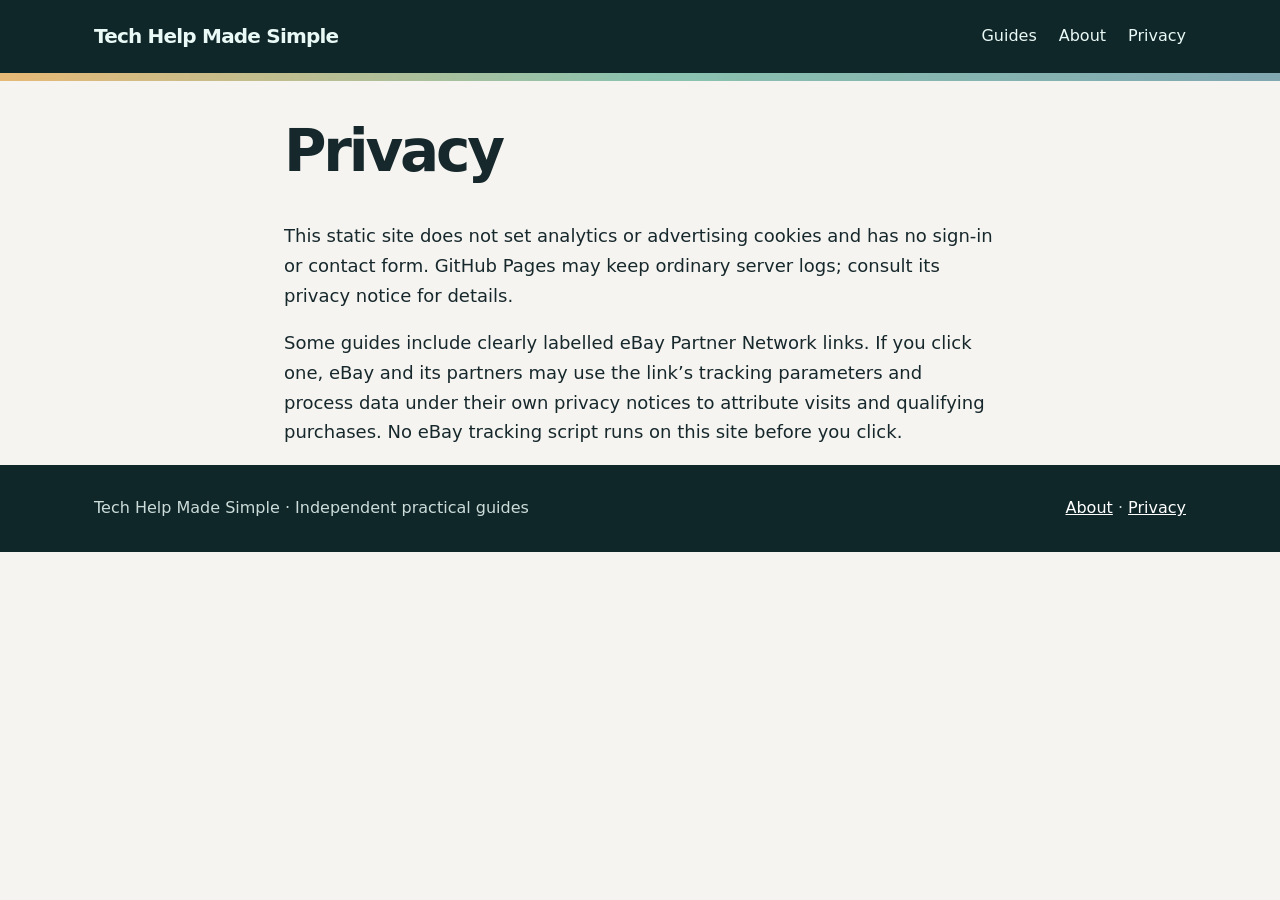
<file: privacy.html>
<!doctype html><html lang="en-GB"><head><meta charset="utf-8"><meta name="viewport" content="width=device-width, initial-scale=1"><meta name="description" content="Independent, practical tech help for UK households and small offices."><title>Privacy · Tech Help Made Simple</title><link rel="stylesheet" href="style.css"></head><body><header class="top"><div class="wrap"><a class="brand" href="index.html">Tech Help Made Simple</a><nav><a href="index.html">Guides</a><a href="about.html">About</a><a href="privacy.html">Privacy</a></nav></div></header><div class="stripe"></div><main class="wrap article"><h1>Privacy</h1><p>This static site does not set analytics or advertising cookies and has no sign-in or contact form. GitHub Pages may keep ordinary server logs; consult its privacy notice for details.</p><p>Some guides include clearly labelled eBay Partner Network links. If you click one, eBay and its partners may use the link’s tracking parameters and process data under their own privacy notices to attribute visits and qualifying purchases. No eBay tracking script runs on this site before you click.</p></main><footer class="footer"><div class="wrap"><span>Tech Help Made Simple · Independent practical guides</span><span><a href="about.html">About</a> · <a href="privacy.html">Privacy</a></span></div></footer></body></html>
</file>
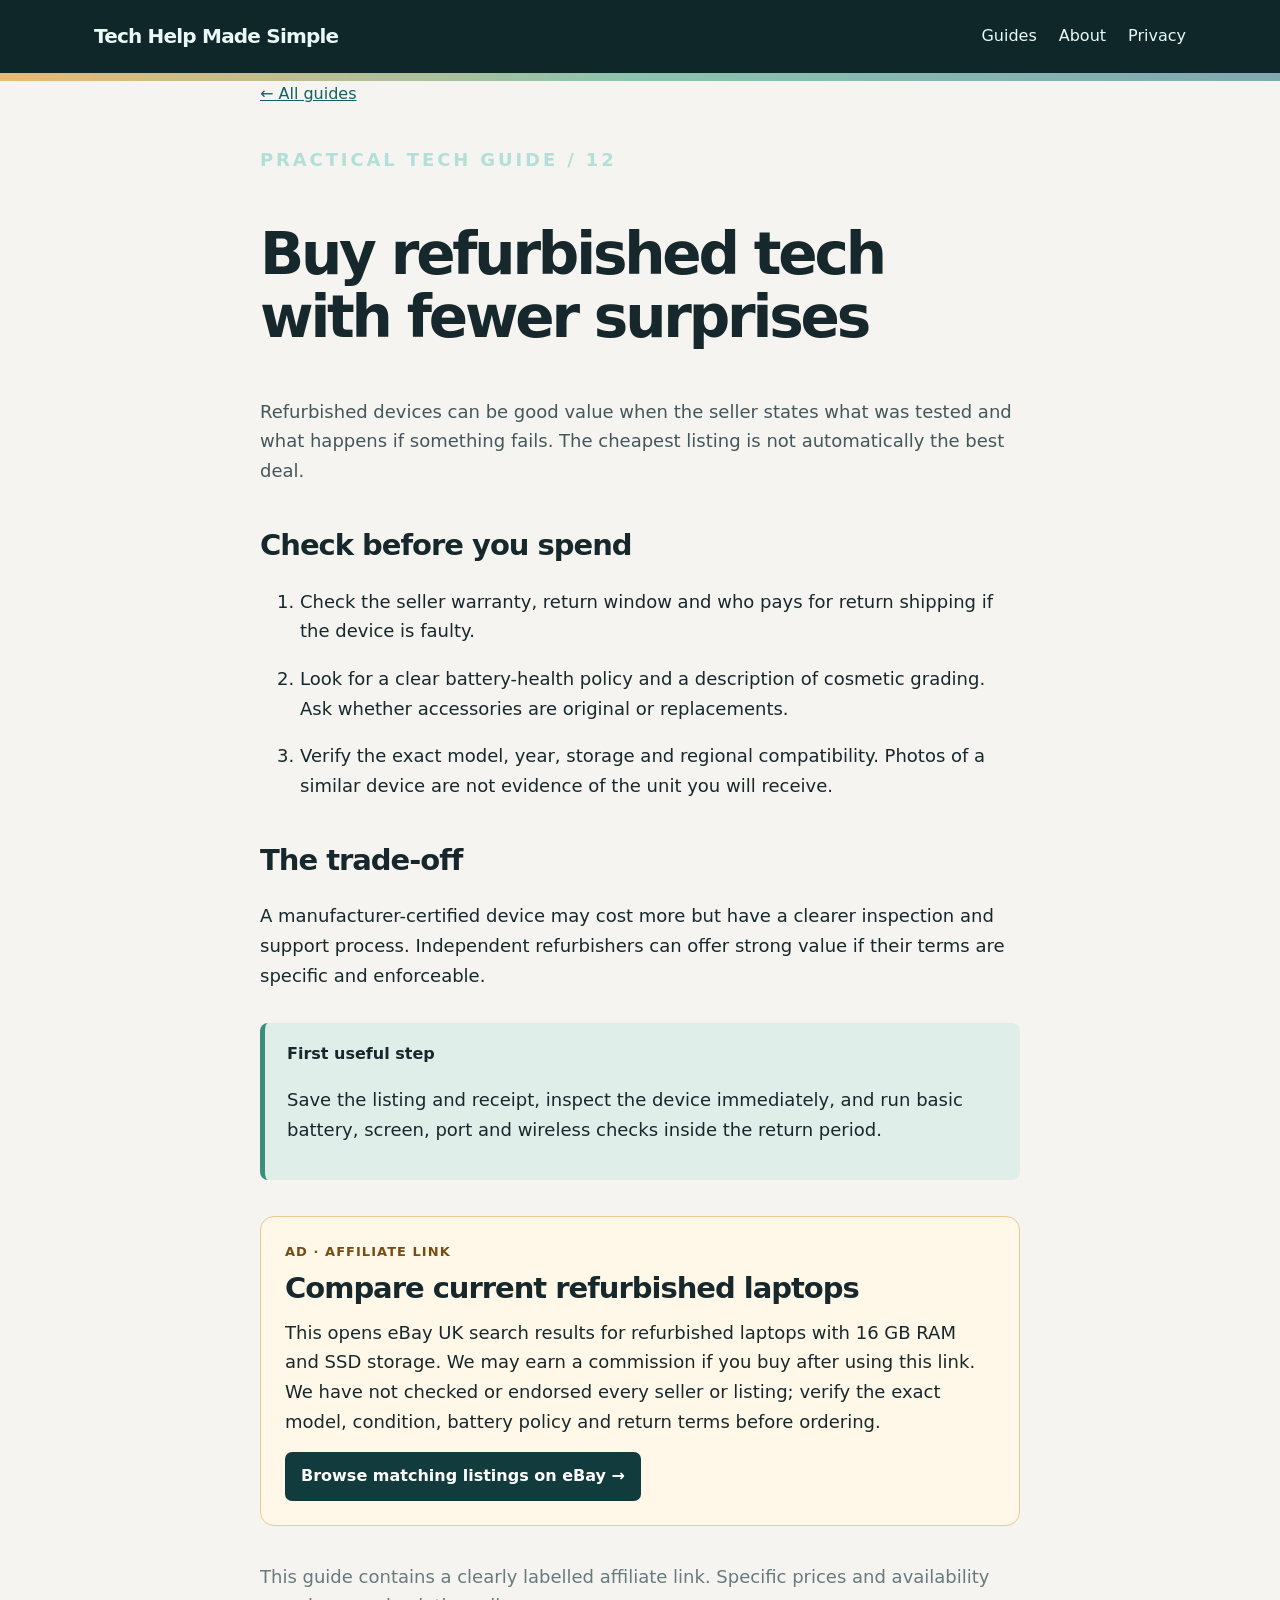
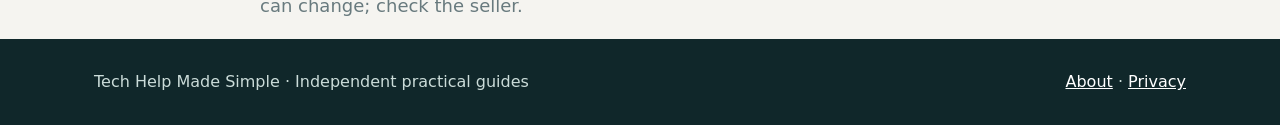
<file: refurbished-tech.html>
<!doctype html><html lang="en-GB"><head><meta charset="utf-8"><meta name="viewport" content="width=device-width, initial-scale=1"><meta name="description" content="Independent, practical tech help for UK households and small offices."><title>Buy refurbished tech with fewer surprises · Tech Help Made Simple</title><link rel="stylesheet" href="style.css"></head><body><header class="top"><div class="wrap"><a class="brand" href="index.html">Tech Help Made Simple</a><nav><a href="index.html">Guides</a><a href="about.html">About</a><a href="privacy.html">Privacy</a></nav></div></header><div class="stripe"></div><main class="wrap"><article class="article"><a class="back" href="index.html">← All guides</a><p class="eyebrow">PRACTICAL TECH GUIDE / 12</p><h1>Buy refurbished tech with fewer surprises</h1><p class="intro">Refurbished devices can be good value when the seller states what was tested and what happens if something fails. The cheapest listing is not automatically the best deal.</p><h2>Check before you spend</h2><ol><li>Check the seller warranty, return window and who pays for return shipping if the device is faulty.</li><li>Look for a clear battery-health policy and a description of cosmetic grading. Ask whether accessories are original or replacements.</li><li>Verify the exact model, year, storage and regional compatibility. Photos of a similar device are not evidence of the unit you will receive.</li></ol><h2>The trade-off</h2><p>A manufacturer-certified device may cost more but have a clearer inspection and support process. Independent refurbishers can offer strong value if their terms are specific and enforceable.</p><div class="callout"><strong>First useful step</strong><p>Save the listing and receipt, inspect the device immediately, and run basic battery, screen, port and wireless checks inside the return period.</p></div><section class="affiliate" aria-label="Advertisement"><div class="affiliate-label">Ad · Affiliate link</div><h2>Compare current refurbished laptops</h2><p>This opens eBay UK search results for refurbished laptops with 16 GB RAM and SSD storage. We may earn a commission if you buy after using this link. We have not checked or endorsed every seller or listing; verify the exact model, condition, battery policy and return terms before ordering.</p><a href="https://www.ebay.co.uk/sch/i.html?_nkw=refurbished+laptop+16gb+ram+ssd&amp;mkcid=1&amp;mkrid=710-53481-19255-0&amp;siteid=3&amp;campid=5339219471&amp;customid=techrefurbished&amp;toolid=10001&amp;mkevt=1" rel="sponsored noopener noreferrer" target="_blank">Browse matching listings on eBay →</a></section><p class="note">This guide contains a clearly labelled affiliate link. Specific prices and availability can change; check the seller.</p></article></main><footer class="footer"><div class="wrap"><span>Tech Help Made Simple · Independent practical guides</span><span><a href="about.html">About</a> · <a href="privacy.html">Privacy</a></span></div></footer></body></html>
</file>
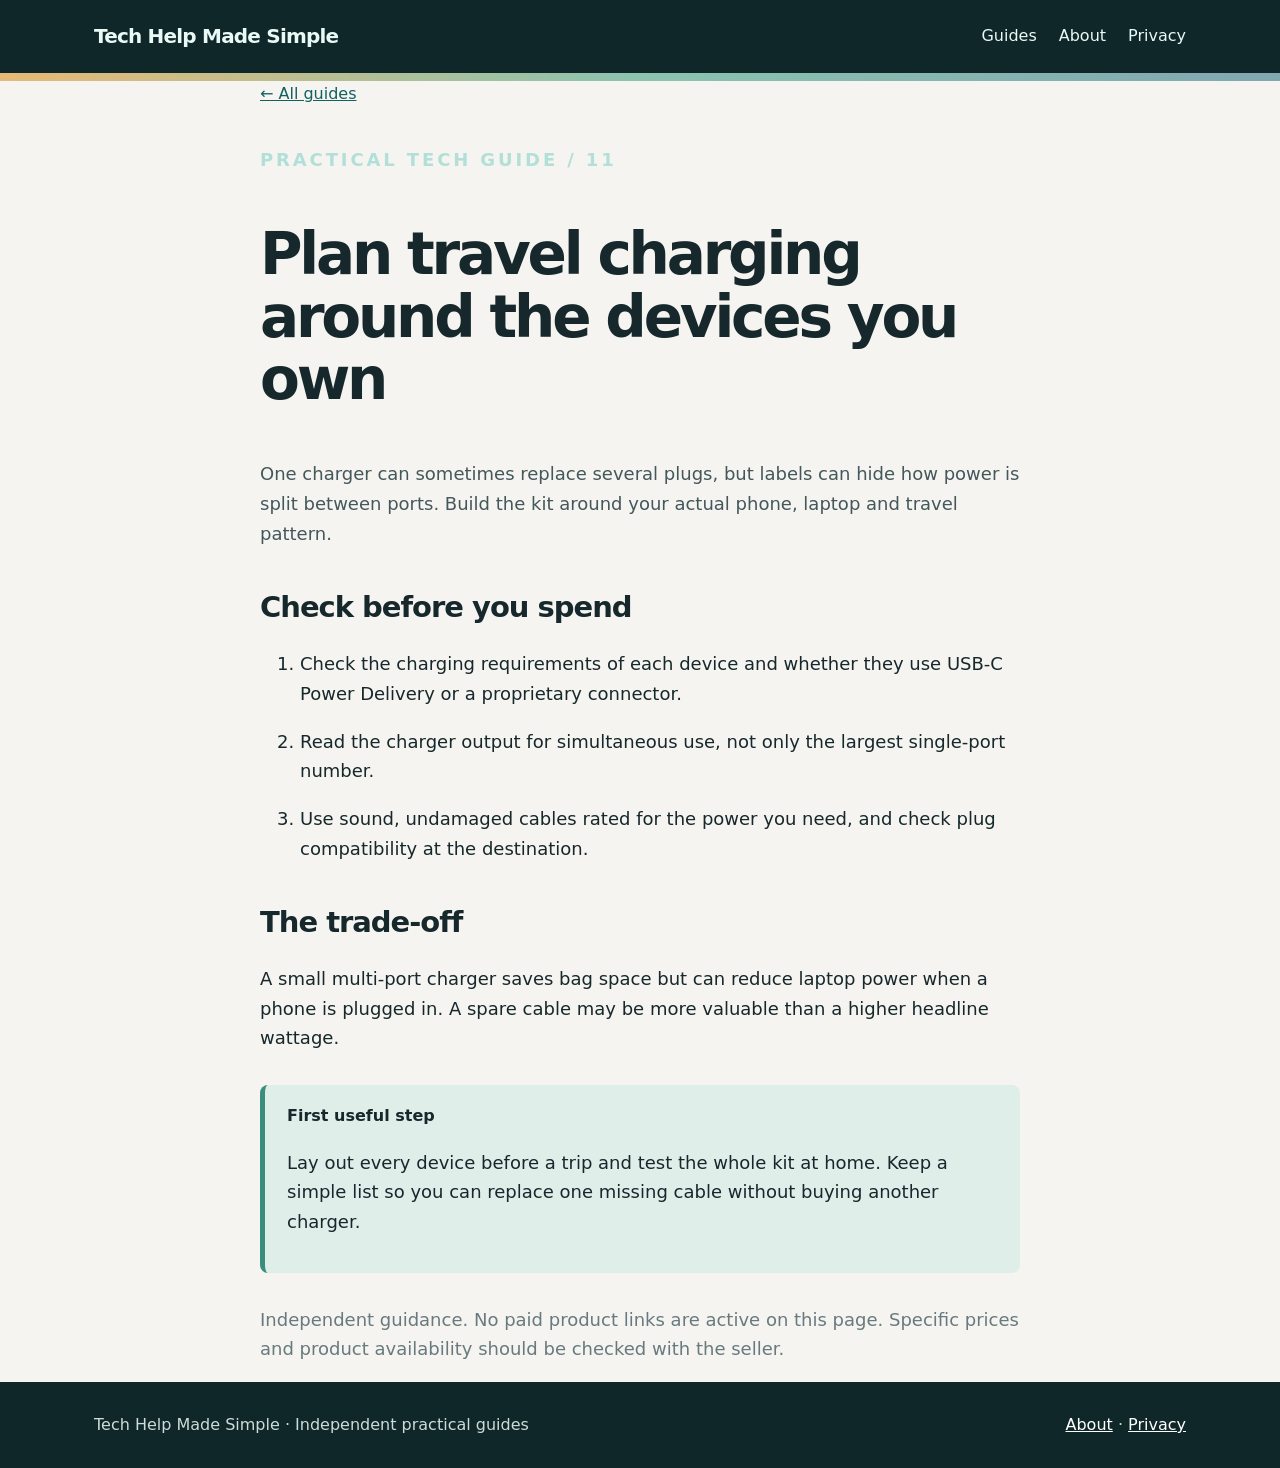
<file: travel-charging.html>
<!doctype html><html lang="en-GB"><head><meta charset="utf-8"><meta name="viewport" content="width=device-width, initial-scale=1"><meta name="description" content="Independent, practical tech help for UK households and small offices."><title>Plan travel charging around the devices you own · Tech Help Made Simple</title><link rel="stylesheet" href="style.css"></head><body><header class="top"><div class="wrap"><a class="brand" href="index.html">Tech Help Made Simple</a><nav><a href="index.html">Guides</a><a href="about.html">About</a><a href="privacy.html">Privacy</a></nav></div></header><div class="stripe"></div><main class="wrap"><article class="article"><a class="back" href="index.html">← All guides</a><p class="eyebrow">PRACTICAL TECH GUIDE / 11</p><h1>Plan travel charging around the devices you own</h1><p class="intro">One charger can sometimes replace several plugs, but labels can hide how power is split between ports. Build the kit around your actual phone, laptop and travel pattern.</p><h2>Check before you spend</h2><ol><li>Check the charging requirements of each device and whether they use USB-C Power Delivery or a proprietary connector.</li><li>Read the charger output for simultaneous use, not only the largest single-port number.</li><li>Use sound, undamaged cables rated for the power you need, and check plug compatibility at the destination.</li></ol><h2>The trade-off</h2><p>A small multi-port charger saves bag space but can reduce laptop power when a phone is plugged in. A spare cable may be more valuable than a higher headline wattage.</p><div class="callout"><strong>First useful step</strong><p>Lay out every device before a trip and test the whole kit at home. Keep a simple list so you can replace one missing cable without buying another charger.</p></div><p class="note">Independent guidance. No paid product links are active on this page. Specific prices and product availability should be checked with the seller.</p></article></main><footer class="footer"><div class="wrap"><span>Tech Help Made Simple · Independent practical guides</span><span><a href="about.html">About</a> · <a href="privacy.html">Privacy</a></span></div></footer></body></html>
</file>
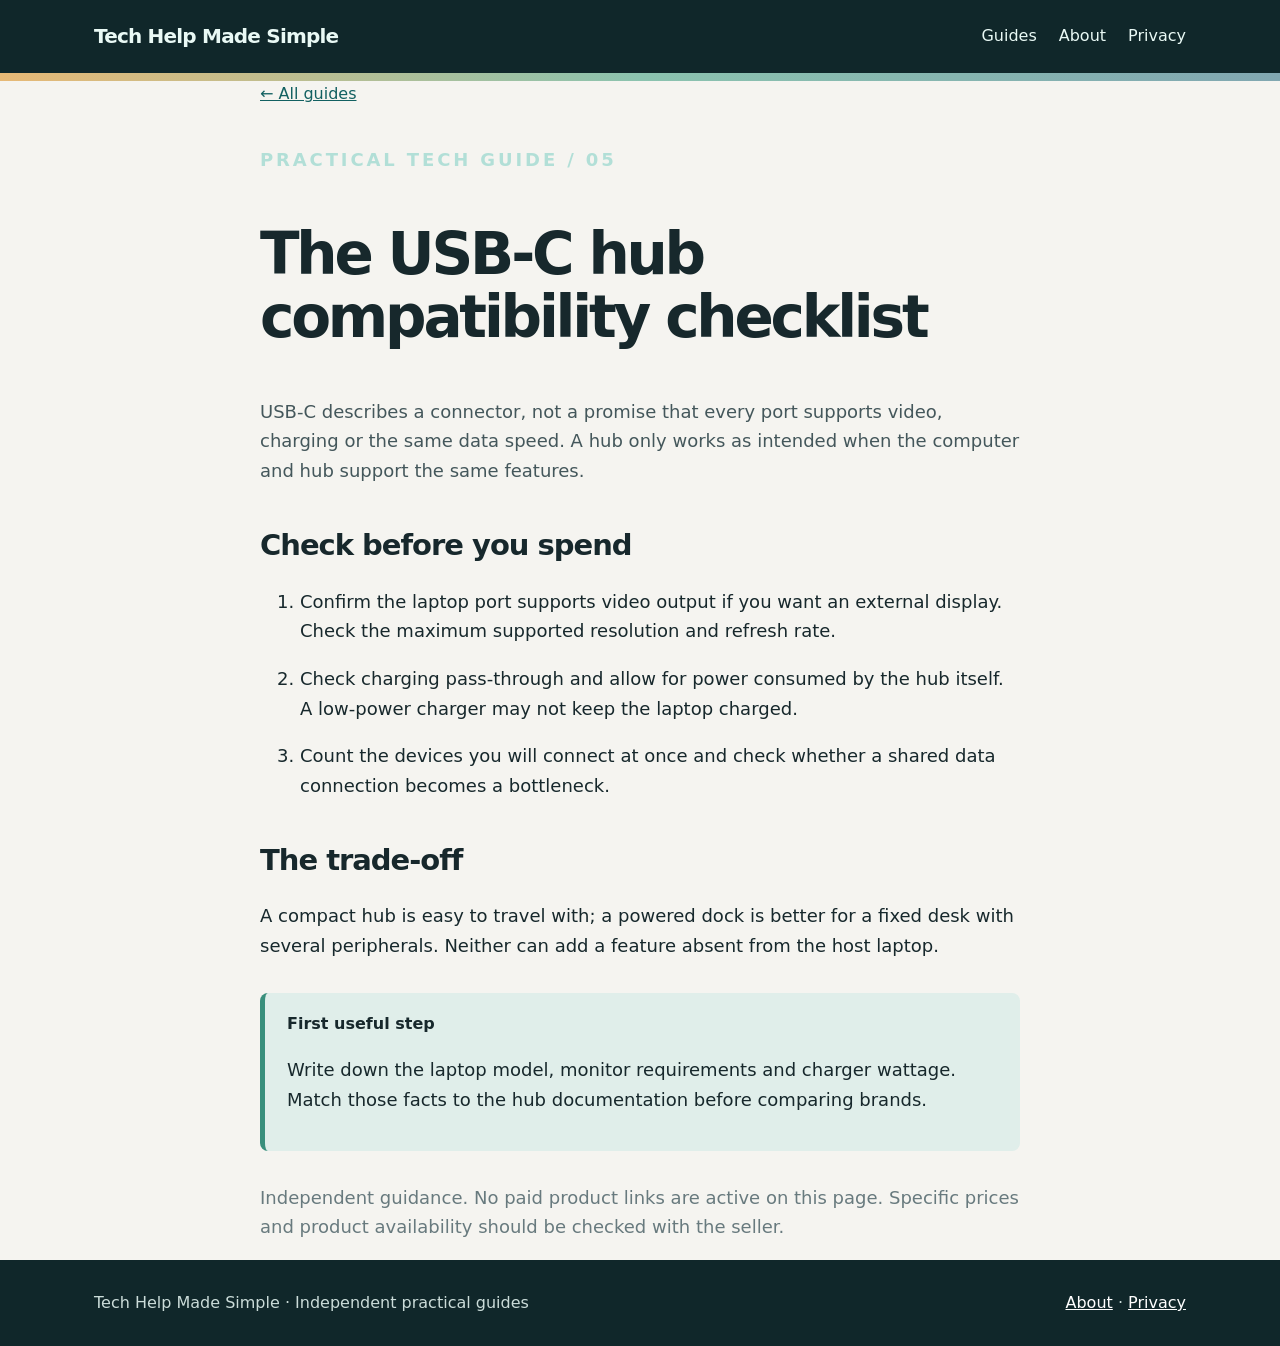
<file: usb-c-hub-checklist.html>
<!doctype html><html lang="en-GB"><head><meta charset="utf-8"><meta name="viewport" content="width=device-width, initial-scale=1"><meta name="description" content="Independent, practical tech help for UK households and small offices."><title>The USB-C hub compatibility checklist · Tech Help Made Simple</title><link rel="stylesheet" href="style.css"></head><body><header class="top"><div class="wrap"><a class="brand" href="index.html">Tech Help Made Simple</a><nav><a href="index.html">Guides</a><a href="about.html">About</a><a href="privacy.html">Privacy</a></nav></div></header><div class="stripe"></div><main class="wrap"><article class="article"><a class="back" href="index.html">← All guides</a><p class="eyebrow">PRACTICAL TECH GUIDE / 05</p><h1>The USB-C hub compatibility checklist</h1><p class="intro">USB-C describes a connector, not a promise that every port supports video, charging or the same data speed. A hub only works as intended when the computer and hub support the same features.</p><h2>Check before you spend</h2><ol><li>Confirm the laptop port supports video output if you want an external display. Check the maximum supported resolution and refresh rate.</li><li>Check charging pass-through and allow for power consumed by the hub itself. A low-power charger may not keep the laptop charged.</li><li>Count the devices you will connect at once and check whether a shared data connection becomes a bottleneck.</li></ol><h2>The trade-off</h2><p>A compact hub is easy to travel with; a powered dock is better for a fixed desk with several peripherals. Neither can add a feature absent from the host laptop.</p><div class="callout"><strong>First useful step</strong><p>Write down the laptop model, monitor requirements and charger wattage. Match those facts to the hub documentation before comparing brands.</p></div><p class="note">Independent guidance. No paid product links are active on this page. Specific prices and product availability should be checked with the seller.</p></article></main><footer class="footer"><div class="wrap"><span>Tech Help Made Simple · Independent practical guides</span><span><a href="about.html">About</a> · <a href="privacy.html">Privacy</a></span></div></footer></body></html>
</file>
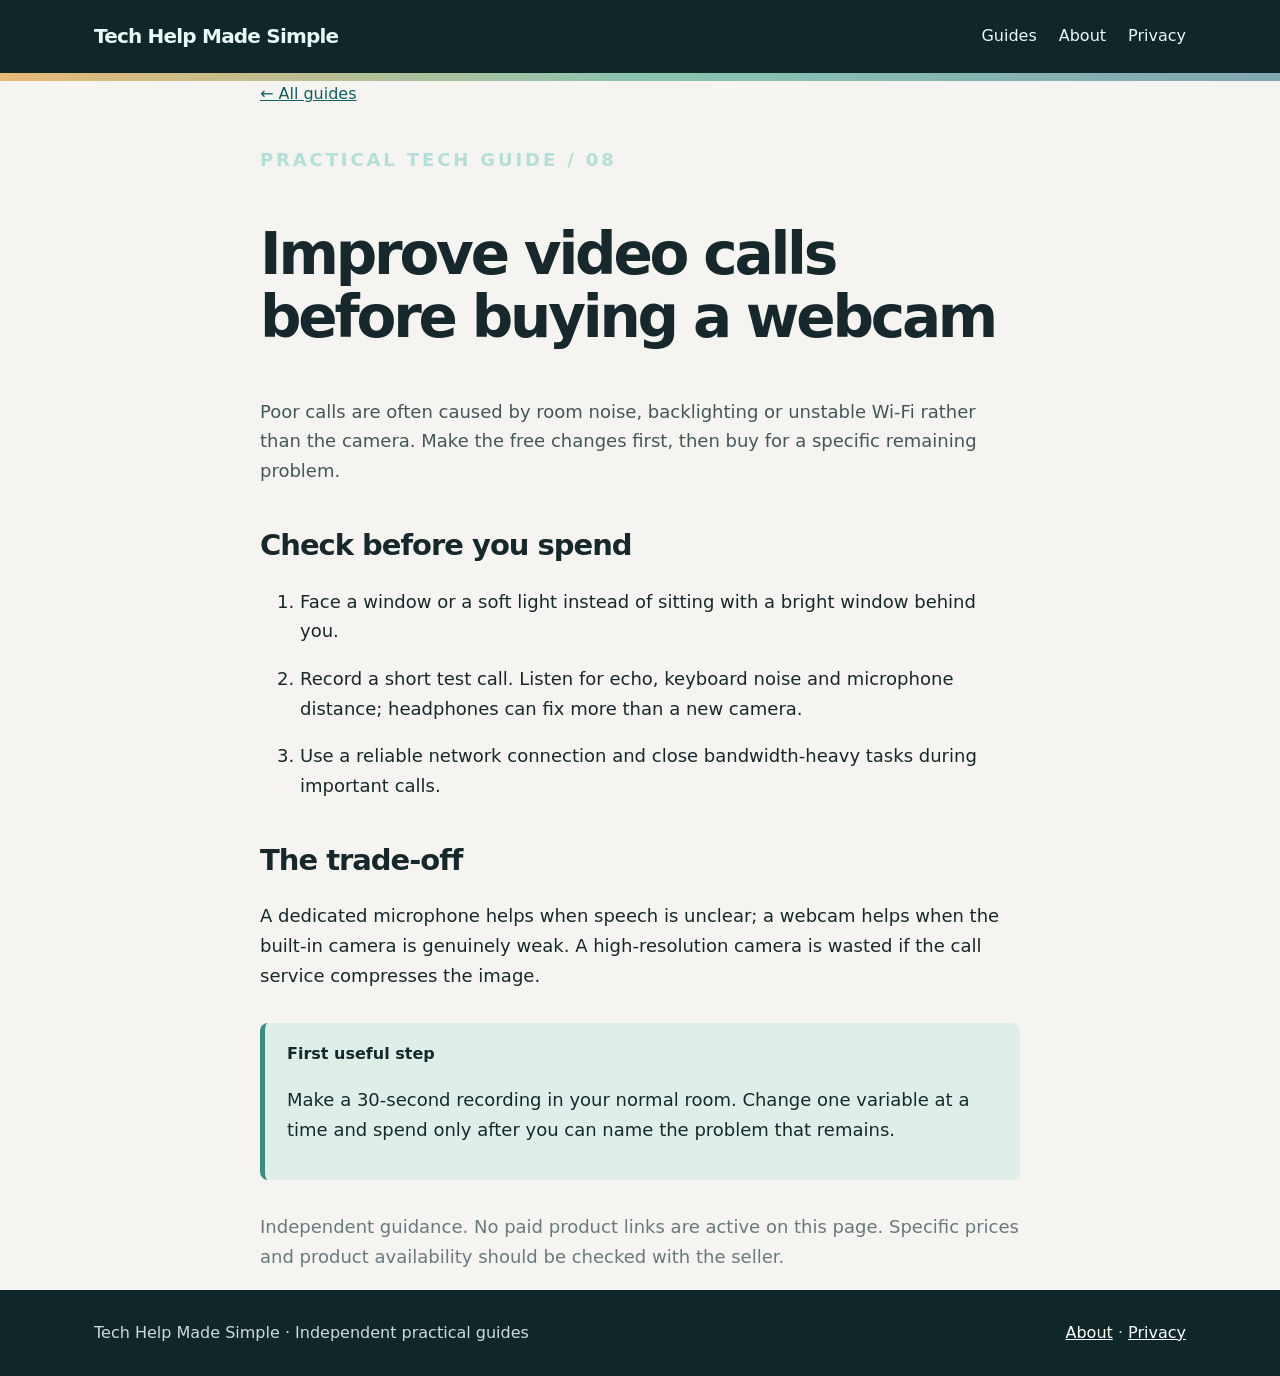
<file: video-call-desk.html>
<!doctype html><html lang="en-GB"><head><meta charset="utf-8"><meta name="viewport" content="width=device-width, initial-scale=1"><meta name="description" content="Independent, practical tech help for UK households and small offices."><title>Improve video calls before buying a webcam · Tech Help Made Simple</title><link rel="stylesheet" href="style.css"></head><body><header class="top"><div class="wrap"><a class="brand" href="index.html">Tech Help Made Simple</a><nav><a href="index.html">Guides</a><a href="about.html">About</a><a href="privacy.html">Privacy</a></nav></div></header><div class="stripe"></div><main class="wrap"><article class="article"><a class="back" href="index.html">← All guides</a><p class="eyebrow">PRACTICAL TECH GUIDE / 08</p><h1>Improve video calls before buying a webcam</h1><p class="intro">Poor calls are often caused by room noise, backlighting or unstable Wi-Fi rather than the camera. Make the free changes first, then buy for a specific remaining problem.</p><h2>Check before you spend</h2><ol><li>Face a window or a soft light instead of sitting with a bright window behind you.</li><li>Record a short test call. Listen for echo, keyboard noise and microphone distance; headphones can fix more than a new camera.</li><li>Use a reliable network connection and close bandwidth-heavy tasks during important calls.</li></ol><h2>The trade-off</h2><p>A dedicated microphone helps when speech is unclear; a webcam helps when the built-in camera is genuinely weak. A high-resolution camera is wasted if the call service compresses the image.</p><div class="callout"><strong>First useful step</strong><p>Make a 30-second recording in your normal room. Change one variable at a time and spend only after you can name the problem that remains.</p></div><p class="note">Independent guidance. No paid product links are active on this page. Specific prices and product availability should be checked with the seller.</p></article></main><footer class="footer"><div class="wrap"><span>Tech Help Made Simple · Independent practical guides</span><span><a href="about.html">About</a> · <a href="privacy.html">Privacy</a></span></div></footer></body></html>
</file>
<file: style.css>
*{box-sizing:border-box}body{margin:0;background:#f5f4f0;color:#17282c;font:16px/1.65 system-ui,-apple-system,Segoe UI,sans-serif}a{color:#126061}a:hover{text-decoration-thickness:2px}.wrap{max-width:1140px;margin:auto;padding:0 24px}.top{background:#10272a;color:#fff}.top .wrap{display:flex;align-items:center;justify-content:space-between;gap:20px;padding-top:20px;padding-bottom:20px}.top a{color:#e9f9f5;text-decoration:none}.brand{font-size:20px;font-weight:800;letter-spacing:-.04em}.top nav{display:flex;gap:22px}.hero{background:#10272a;color:white;padding:76px 0 82px}.eyebrow{font-size:12px;letter-spacing:.16em;text-transform:uppercase;font-weight:800;color:#b2dfd7}.hero h1{max-width:820px;font-size:clamp(40px,6vw,72px);letter-spacing:-.065em;line-height:1.04;margin:16px 0}.hero p{max-width:650px;color:#c5d8d6;font-size:20px}.stripe{height:8px;background:linear-gradient(90deg,#e7b976,#8bc3af,#81a7b1)}h2{letter-spacing:-.035em;line-height:1.2}main{padding:52px 0 90px}.intro{max-width:760px;font-size:18px;color:#44575b}.grid{display:grid;grid-template-columns:repeat(3,1fr);gap:18px;margin-top:35px}.card{background:#fff;border:1px solid #dfe5e1;border-radius:14px;padding:26px;box-shadow:0 6px 25px #1836390a;display:flex;flex-direction:column}.card small{font-weight:800;letter-spacing:.1em;color:#6b8c84}.card h2{font-size:23px;margin:12px 0}.card p{color:#506367;flex:1}.card a{font-weight:700}.article{max-width:760px;margin:auto}.article h1{font-size:clamp(36px,5vw,58px);line-height:1.08;letter-spacing:-.055em}.article h2{margin-top:42px;font-size:29px}.article p,.article li{font-size:18px}.article li{margin:18px 0}.callout{background:#e0eeea;border-left:5px solid #398f7c;padding:18px 22px;border-radius:8px;margin:32px 0}.back{display:inline-block;margin:0 0 20px}.footer{background:#10272a;color:#cbdcd9;padding:30px 0}.footer .wrap{display:flex;justify-content:space-between;gap:20px;flex-wrap:wrap}.footer a{color:#fff}.note{color:#687a7e;font-size:14px}@media(max-width:800px){.grid{grid-template-columns:repeat(2,1fr)}}@media(max-width:550px){.grid{grid-template-columns:1fr}.top .wrap{align-items:flex-start;flex-direction:column}.hero{padding:52px 0}.article p,.article li{font-size:16px}}.affiliate{background:#fff8e9;border:1px solid #e9c98f;border-radius:14px;padding:24px;margin:36px 0}.affiliate h2{margin:8px 0 12px}.affiliate p{margin:0 0 16px}.affiliate-label{font-size:13px;font-weight:800;letter-spacing:.08em;text-transform:uppercase;color:#764d13}.affiliate a{display:inline-block;background:#123b3d;color:#fff;padding:11px 16px;border-radius:7px;text-decoration:none;font-weight:700}.affiliate a:hover{text-decoration:underline}
</file>
